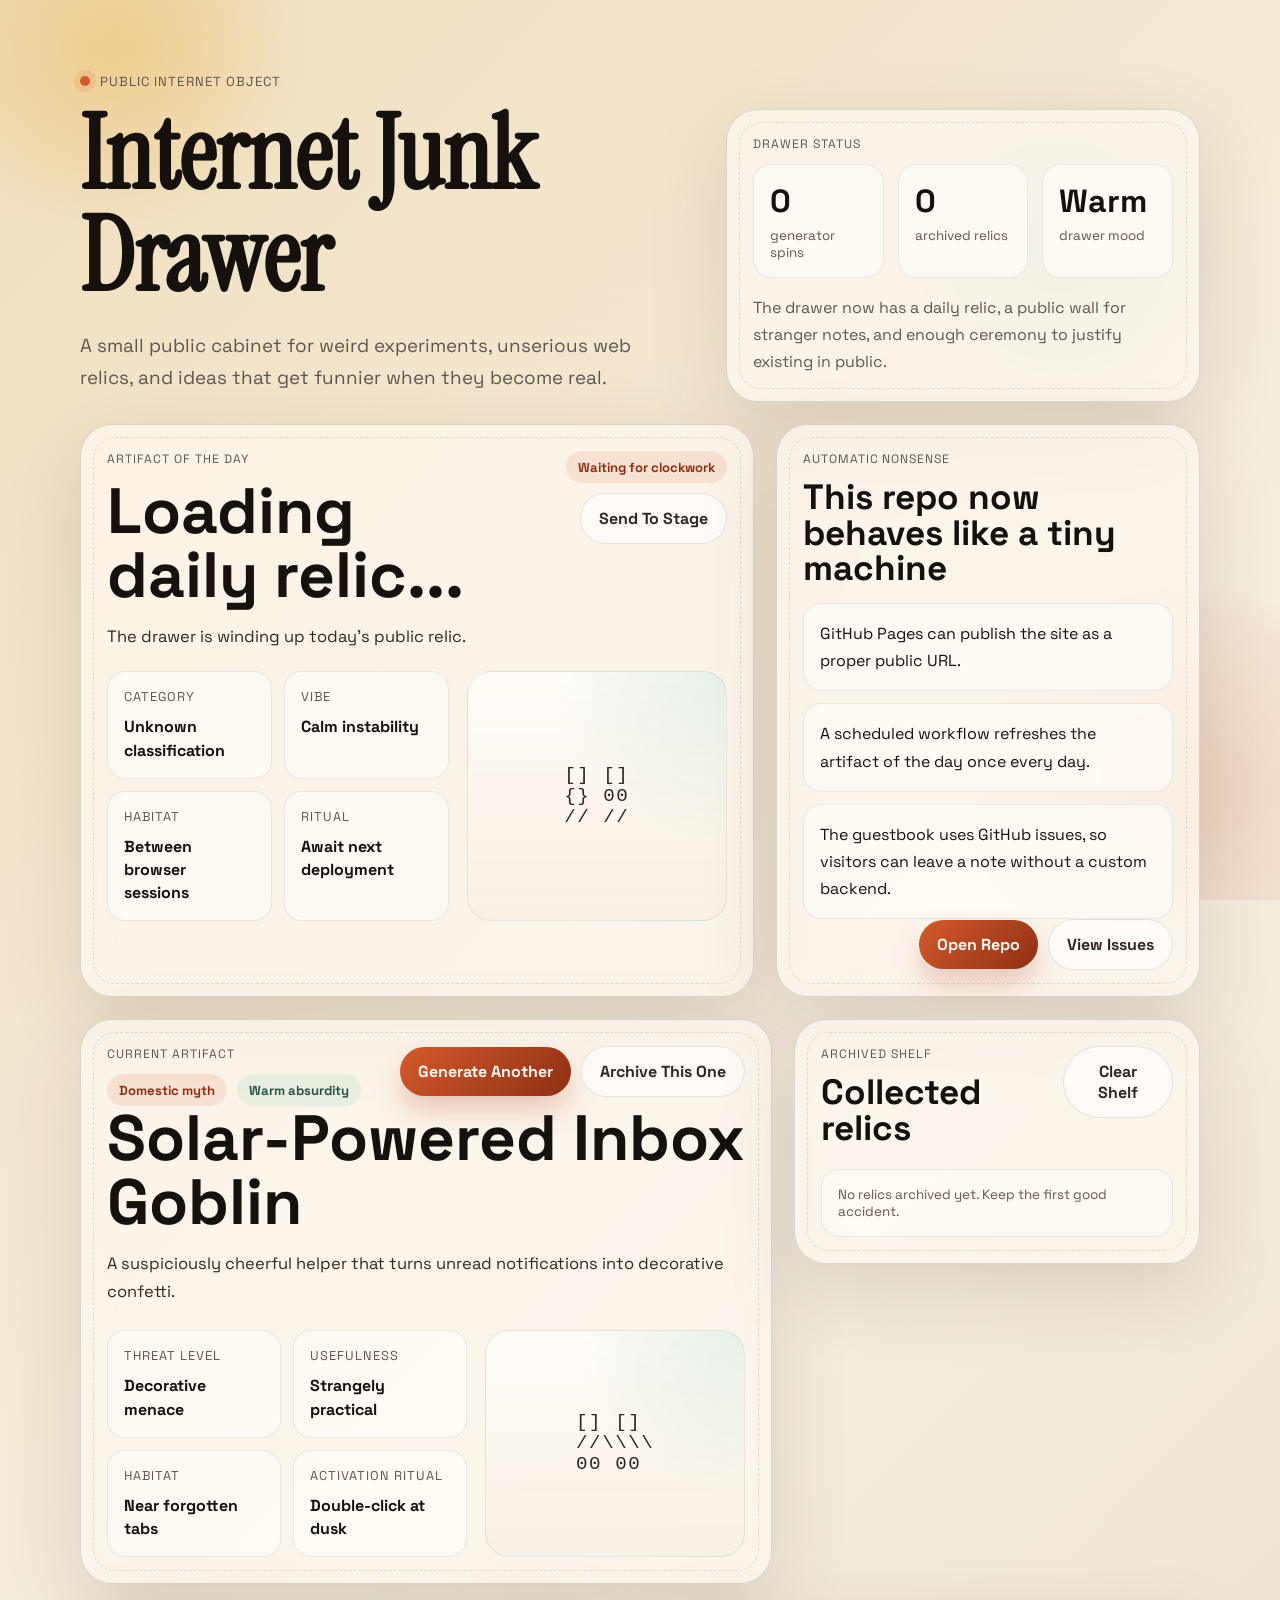
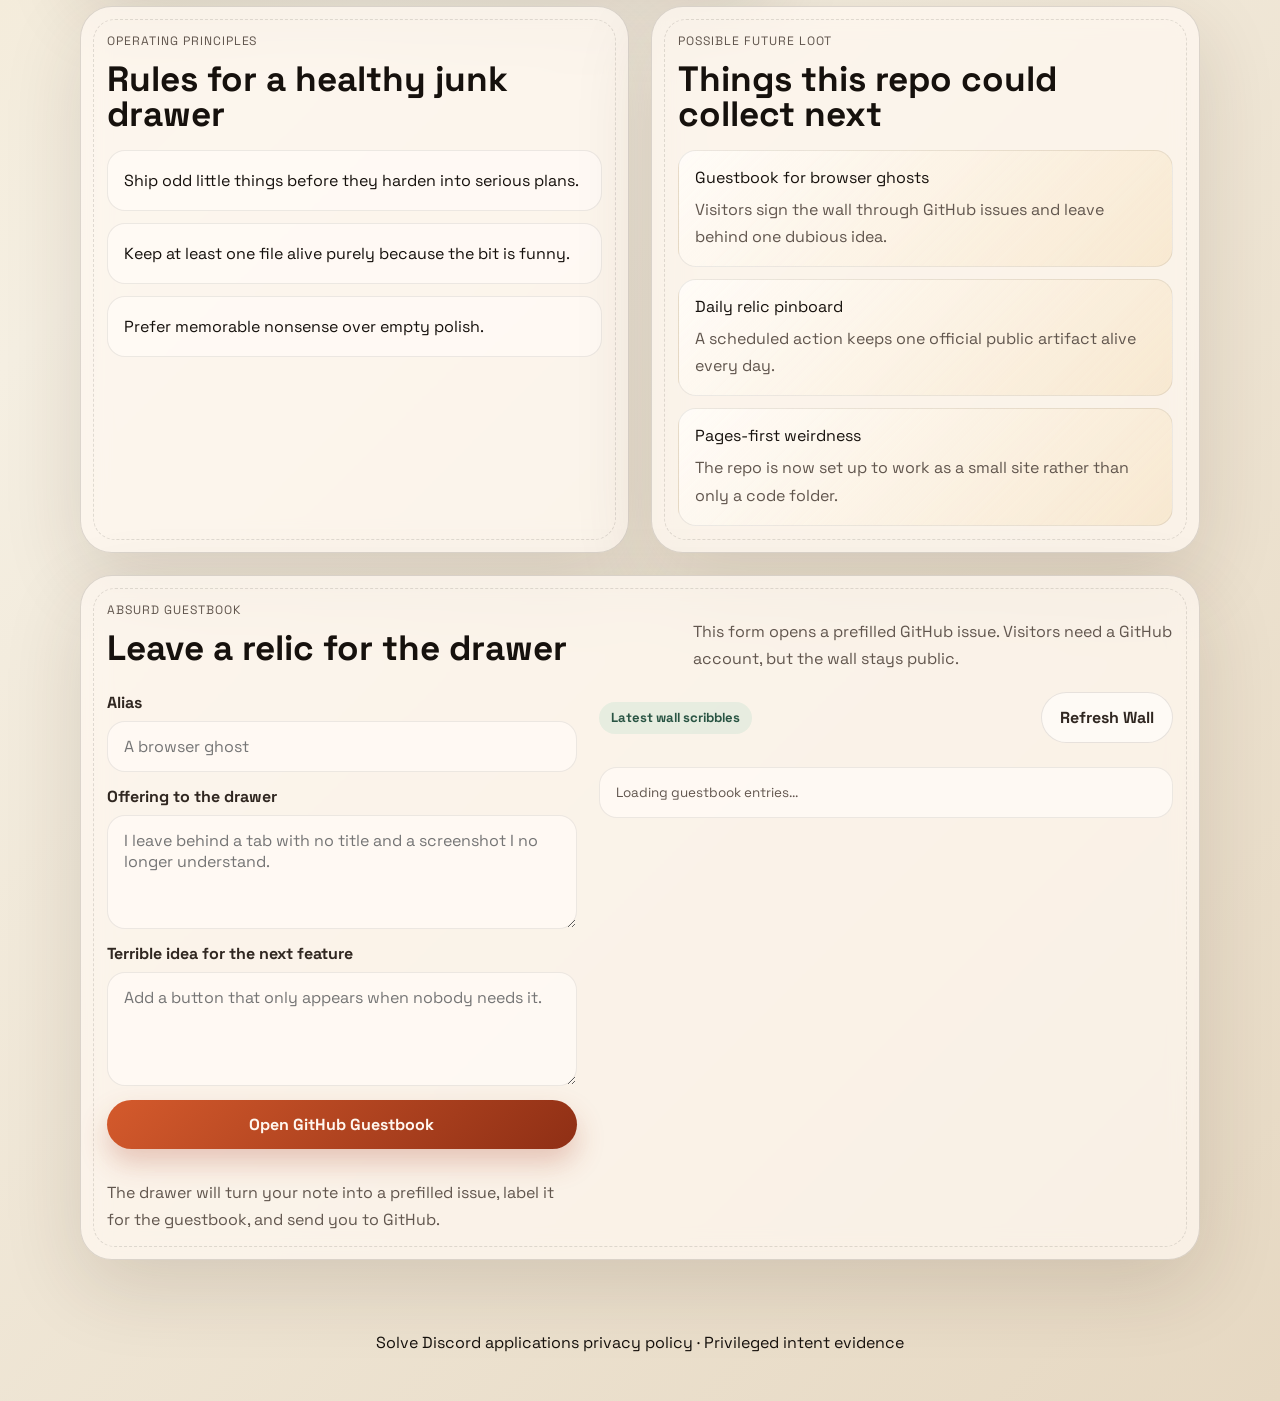
<file: index.html>
<!DOCTYPE html>
<html lang="en">
<head>
  <meta charset="UTF-8">
  <meta name="viewport" content="width=device-width, initial-scale=1.0">
  <title>Internet Junk Drawer</title>
  <meta
    name="description"
    content="A tiny public corner of the internet for weird experiments, odd little ideas, and unnecessary web artifacts."
  >
  <meta name="theme-color" content="#f0dfbe">
  <meta property="og:title" content="Internet Junk Drawer">
  <meta
    property="og:description"
    content="A tiny public corner of the internet for weird experiments, odd little ideas, and unnecessary web artifacts."
  >
  <meta property="og:type" content="website">
  <meta name="twitter:card" content="summary">
  <meta name="twitter:title" content="Internet Junk Drawer">
  <meta
    name="twitter:description"
    content="A tiny public corner of the internet for weird experiments, odd little ideas, and unnecessary web artifacts."
  >
  <link rel="preconnect" href="https://fonts.googleapis.com">
  <link rel="preconnect" href="https://fonts.gstatic.com" crossorigin>
  <link href="https://fonts.googleapis.com/css2?family=Space+Grotesk:wght@400;500;700&family=Instrument+Serif:ital@0;1&display=swap" rel="stylesheet">
  <link rel="icon" type="image/svg+xml" href="./favicon.svg">
  <link rel="stylesheet" href="./styles.css">
</head>
<body data-github-owner="NagisaSano" data-github-repo="Internet-junk-drawer">
  <div class="backdrop" aria-hidden="true">
    <div class="blob blob-a"></div>
    <div class="blob blob-b"></div>
    <div class="blob blob-c"></div>
    <div class="grid-glow"></div>
  </div>

  <main class="shell">
    <header class="hero">
      <div class="hero-copy">
        <p class="eyebrow">Public internet object</p>
        <h1>Internet Junk Drawer</h1>
        <p class="lede">
          A small public cabinet for weird experiments, unserious web relics, and ideas that get funnier when they become real.
        </p>
      </div>

      <section class="panel hero-panel">
        <p class="label">Drawer status</p>
        <div class="stat-grid">
          <article class="stat">
            <span class="stat-value" id="spin-count">0</span>
            <span class="stat-label">generator spins</span>
          </article>
          <article class="stat">
            <span class="stat-value" id="archive-count">0</span>
            <span class="stat-label">archived relics</span>
          </article>
          <article class="stat">
            <span class="stat-value" id="drawer-mood">Warm</span>
            <span class="stat-label">drawer mood</span>
          </article>
        </div>
        <p class="panel-copy">
          The drawer now has a daily relic, a public wall for stranger notes, and enough ceremony to justify existing in public.
        </p>
      </section>
    </header>

    <section class="spotlight-grid">
      <section class="panel daily-panel">
        <div class="section-head">
          <div>
            <p class="label">Artifact of the day</p>
            <h2 id="daily-name">Loading daily relic...</h2>
          </div>
          <div class="daily-actions">
            <span class="tag" id="daily-date">Waiting for clockwork</span>
            <button id="use-daily-button" class="button-secondary" type="button">Send To Stage</button>
          </div>
        </div>

        <p id="daily-description" class="artifact-copy">
          The drawer is winding up today's public relic.
        </p>

        <div class="artifact-grid artifact-grid-daily">
          <div class="artifact-meta">
            <article class="meta-item">
              <span class="meta-key">Category</span>
              <span class="meta-value" id="daily-category">Unknown classification</span>
            </article>
            <article class="meta-item">
              <span class="meta-key">Vibe</span>
              <span class="meta-value" id="daily-vibe">Calm instability</span>
            </article>
            <article class="meta-item">
              <span class="meta-key">Habitat</span>
              <span class="meta-value" id="daily-habitat">Between browser sessions</span>
            </article>
            <article class="meta-item">
              <span class="meta-key">Ritual</span>
              <span class="meta-value" id="daily-ritual">Await next deployment</span>
            </article>
          </div>

          <pre class="sigil" id="daily-sigil" aria-label="Daily artifact sigil">[] []
{} 00
// //</pre>
        </div>
      </section>

      <section class="panel systems-panel">
        <p class="label">Automatic nonsense</p>
        <h3>This repo now behaves like a tiny machine</h3>
        <ul class="principles">
          <li>GitHub Pages can publish the site as a proper public URL.</li>
          <li>A scheduled workflow refreshes the artifact of the day once every day.</li>
          <li>The guestbook uses GitHub issues, so visitors can leave a note without a custom backend.</li>
        </ul>
        <div class="link-row">
          <a class="button-link" href="https://github.com/NagisaSano/Internet-junk-drawer" target="_blank" rel="noreferrer">Open Repo</a>
          <a class="button-link button-link-soft" href="https://github.com/NagisaSano/Internet-junk-drawer/issues" target="_blank" rel="noreferrer">View Issues</a>
        </div>
      </section>
    </section>

    <section class="workspace">
      <section class="panel stage" aria-live="polite">
        <div class="stage-head">
          <div>
            <p class="label">Current artifact</p>
            <div class="tag-row">
              <span class="tag" id="artifact-category">Domestic myth</span>
              <span class="tag tag-soft" id="artifact-vibe">Warm absurdity</span>
            </div>
          </div>

          <div class="stage-actions">
            <button id="generate-button" type="button">Generate Another</button>
            <button id="archive-button" class="button-secondary" type="button">Archive This One</button>
          </div>
        </div>

        <h2 id="artifact-name">Solar-Powered Inbox Goblin</h2>
        <p id="artifact-description" class="artifact-copy">
          A suspiciously cheerful helper that turns unread notifications into decorative confetti.
        </p>

        <div class="artifact-grid">
          <div class="artifact-meta">
            <article class="meta-item">
              <span class="meta-key">Threat Level</span>
              <span class="meta-value" id="artifact-threat">Decorative menace</span>
            </article>
            <article class="meta-item">
              <span class="meta-key">Usefulness</span>
              <span class="meta-value" id="artifact-usefulness">Strangely practical</span>
            </article>
            <article class="meta-item">
              <span class="meta-key">Habitat</span>
              <span class="meta-value" id="artifact-habitat">Near forgotten tabs</span>
            </article>
            <article class="meta-item">
              <span class="meta-key">Activation Ritual</span>
              <span class="meta-value" id="artifact-ritual">Double-click at dusk</span>
            </article>
          </div>

          <pre class="sigil" id="artifact-sigil" aria-label="Artifact sigil">[] []
//\\\\
00 00</pre>
        </div>
      </section>

      <aside class="panel shelf">
        <div class="shelf-head">
          <div>
            <p class="label">Archived shelf</p>
            <h3>Collected relics</h3>
          </div>
          <button id="clear-button" class="button-ghost" type="button">Clear Shelf</button>
        </div>

        <ul id="artifact-history" class="history-list">
          <li class="history-empty">No relics archived yet. Keep the first good accident.</li>
        </ul>
      </aside>
    </section>

    <section class="lower-grid">
      <section class="panel manifesto">
        <p class="label">Operating principles</p>
        <h3>Rules for a healthy junk drawer</h3>
        <ul class="principles">
          <li>Ship odd little things before they harden into serious plans.</li>
          <li>Keep at least one file alive purely because the bit is funny.</li>
          <li>Prefer memorable nonsense over empty polish.</li>
        </ul>
      </section>

      <section class="panel ideas">
        <p class="label">Possible future loot</p>
        <h3>Things this repo could collect next</h3>
        <div class="idea-list">
          <article class="idea-card">
            <span class="idea-title">Guestbook for browser ghosts</span>
            <p>Visitors sign the wall through GitHub issues and leave behind one dubious idea.</p>
          </article>
          <article class="idea-card">
            <span class="idea-title">Daily relic pinboard</span>
            <p>A scheduled action keeps one official public artifact alive every day.</p>
          </article>
          <article class="idea-card">
            <span class="idea-title">Pages-first weirdness</span>
            <p>The repo is now set up to work as a small site rather than only a code folder.</p>
          </article>
        </div>
      </section>
    </section>

    <section class="panel guestbook-panel">
      <div class="section-head guestbook-head">
        <div>
          <p class="label">Absurd guestbook</p>
          <h3>Leave a relic for the drawer</h3>
        </div>
        <p class="guestbook-copy">
          This form opens a prefilled GitHub issue. Visitors need a GitHub account, but the wall stays public.
        </p>
      </div>

      <div class="guestbook-grid">
        <form id="guestbook-form" class="guestbook-form">
          <label class="field">
            <span>Alias</span>
            <input id="guest-name" name="guest-name" maxlength="40" autocomplete="nickname" placeholder="A browser ghost">
          </label>

          <label class="field">
            <span>Offering to the drawer</span>
            <textarea id="guest-offering" name="guest-offering" rows="4" placeholder="I leave behind a tab with no title and a screenshot I no longer understand."></textarea>
          </label>

          <label class="field">
            <span>Terrible idea for the next feature</span>
            <textarea id="guest-idea" name="guest-idea" rows="4" placeholder="Add a button that only appears when nobody needs it."></textarea>
          </label>

          <button id="guestbook-submit" type="submit">Open GitHub Guestbook</button>
          <p id="guestbook-helper" class="helper-copy" role="status" aria-live="polite">
            The drawer will turn your note into a prefilled issue, label it for the guestbook, and send you to GitHub.
          </p>
        </form>

        <section class="guestbook-wall" aria-labelledby="guestbook-wall-title">
          <div class="wall-head">
            <span class="tag tag-soft">Latest wall scribbles</span>
            <button id="guestbook-refresh" class="button-ghost" type="button">Refresh Wall</button>
          </div>
          <h4 id="guestbook-wall-title" class="sr-only">Latest guestbook entries</h4>
          <ul id="guestbook-entries" class="guestbook-list" aria-live="polite">
            <li class="history-empty">Loading guestbook entries...</li>
          </ul>
        </section>
      </div>
    </section>
  </main>

  <footer class="legal-footer">
    <a href="./solve-discord-bots-privacy.html">Solve Discord applications privacy policy</a>
    <span aria-hidden="true">·</span>
    <a href="./solve-discord-bots-intent-evidence.html">Privileged intent evidence</a>
  </footer>

  <script src="./data/artifact-of-the-day.js"></script>
  <script src="./artifact-engine.js"></script>
  <script src="./script.js"></script>
</body>
</html>
</file>
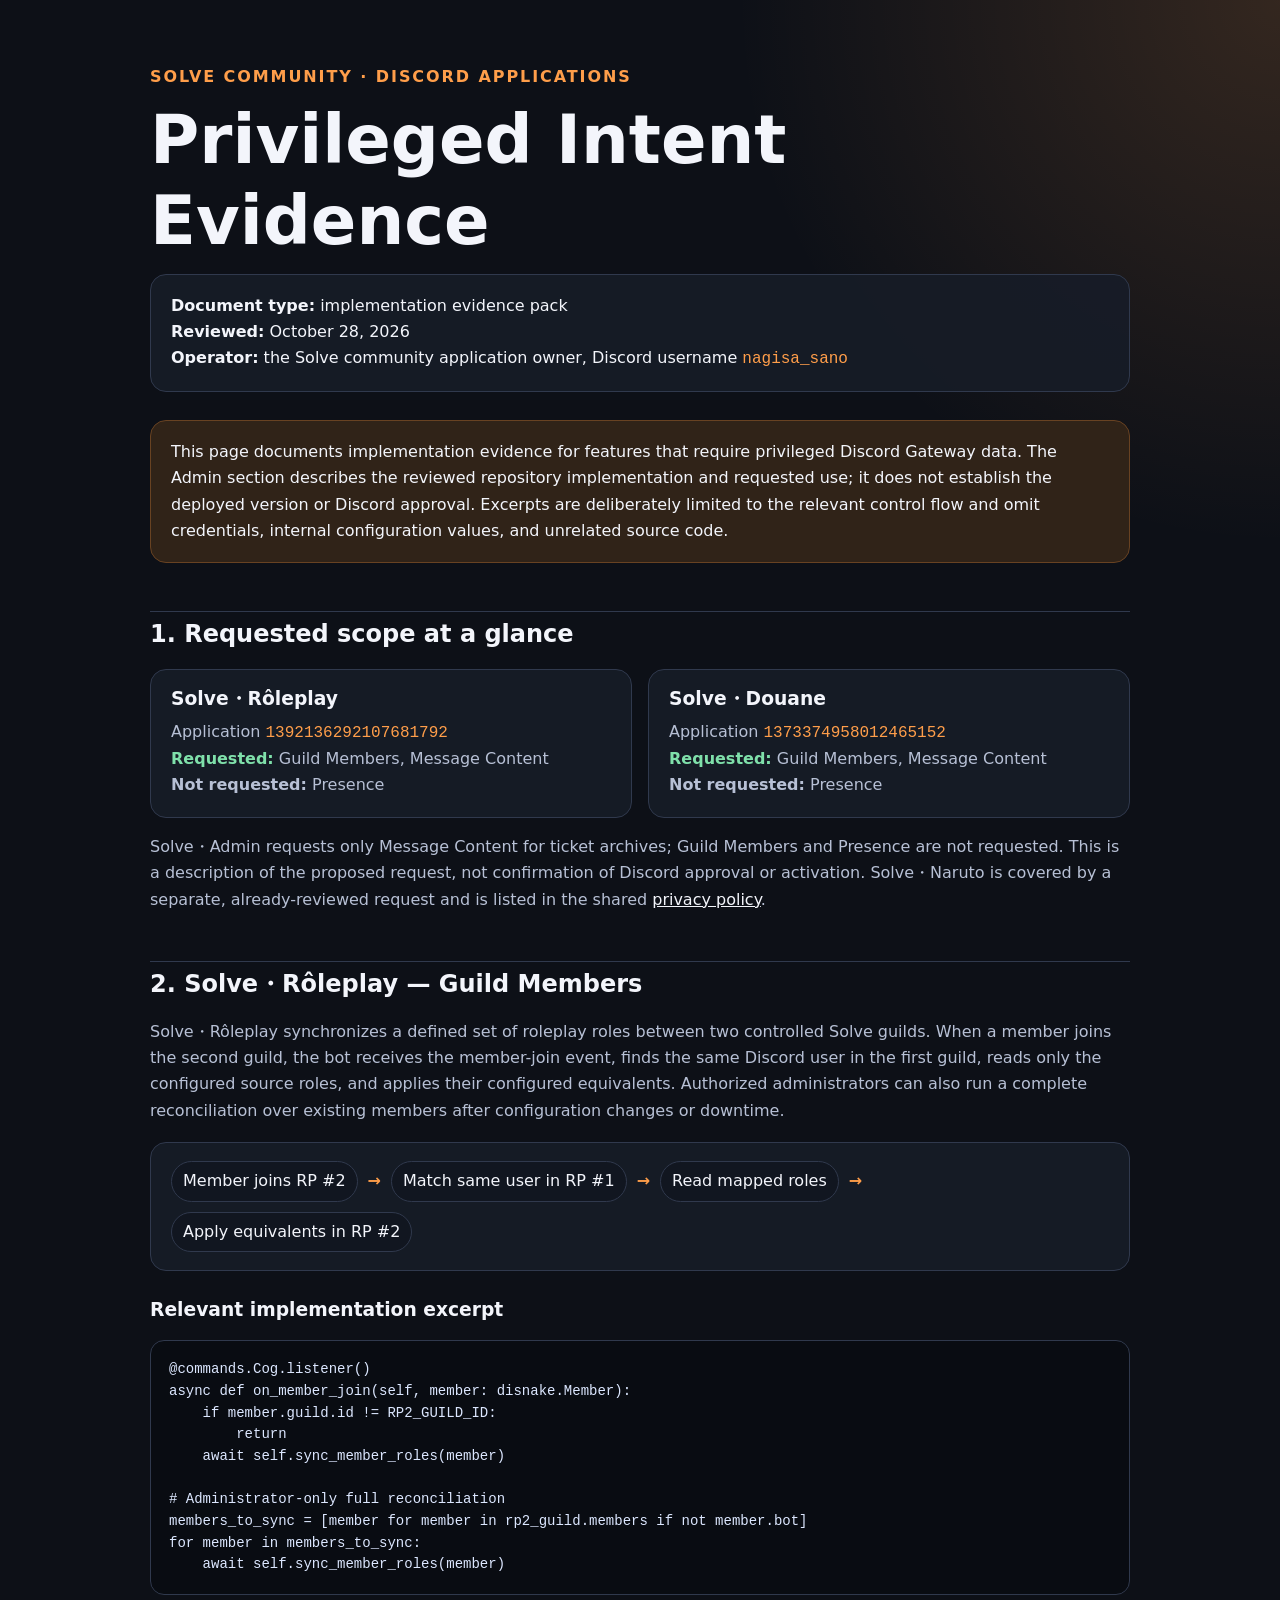
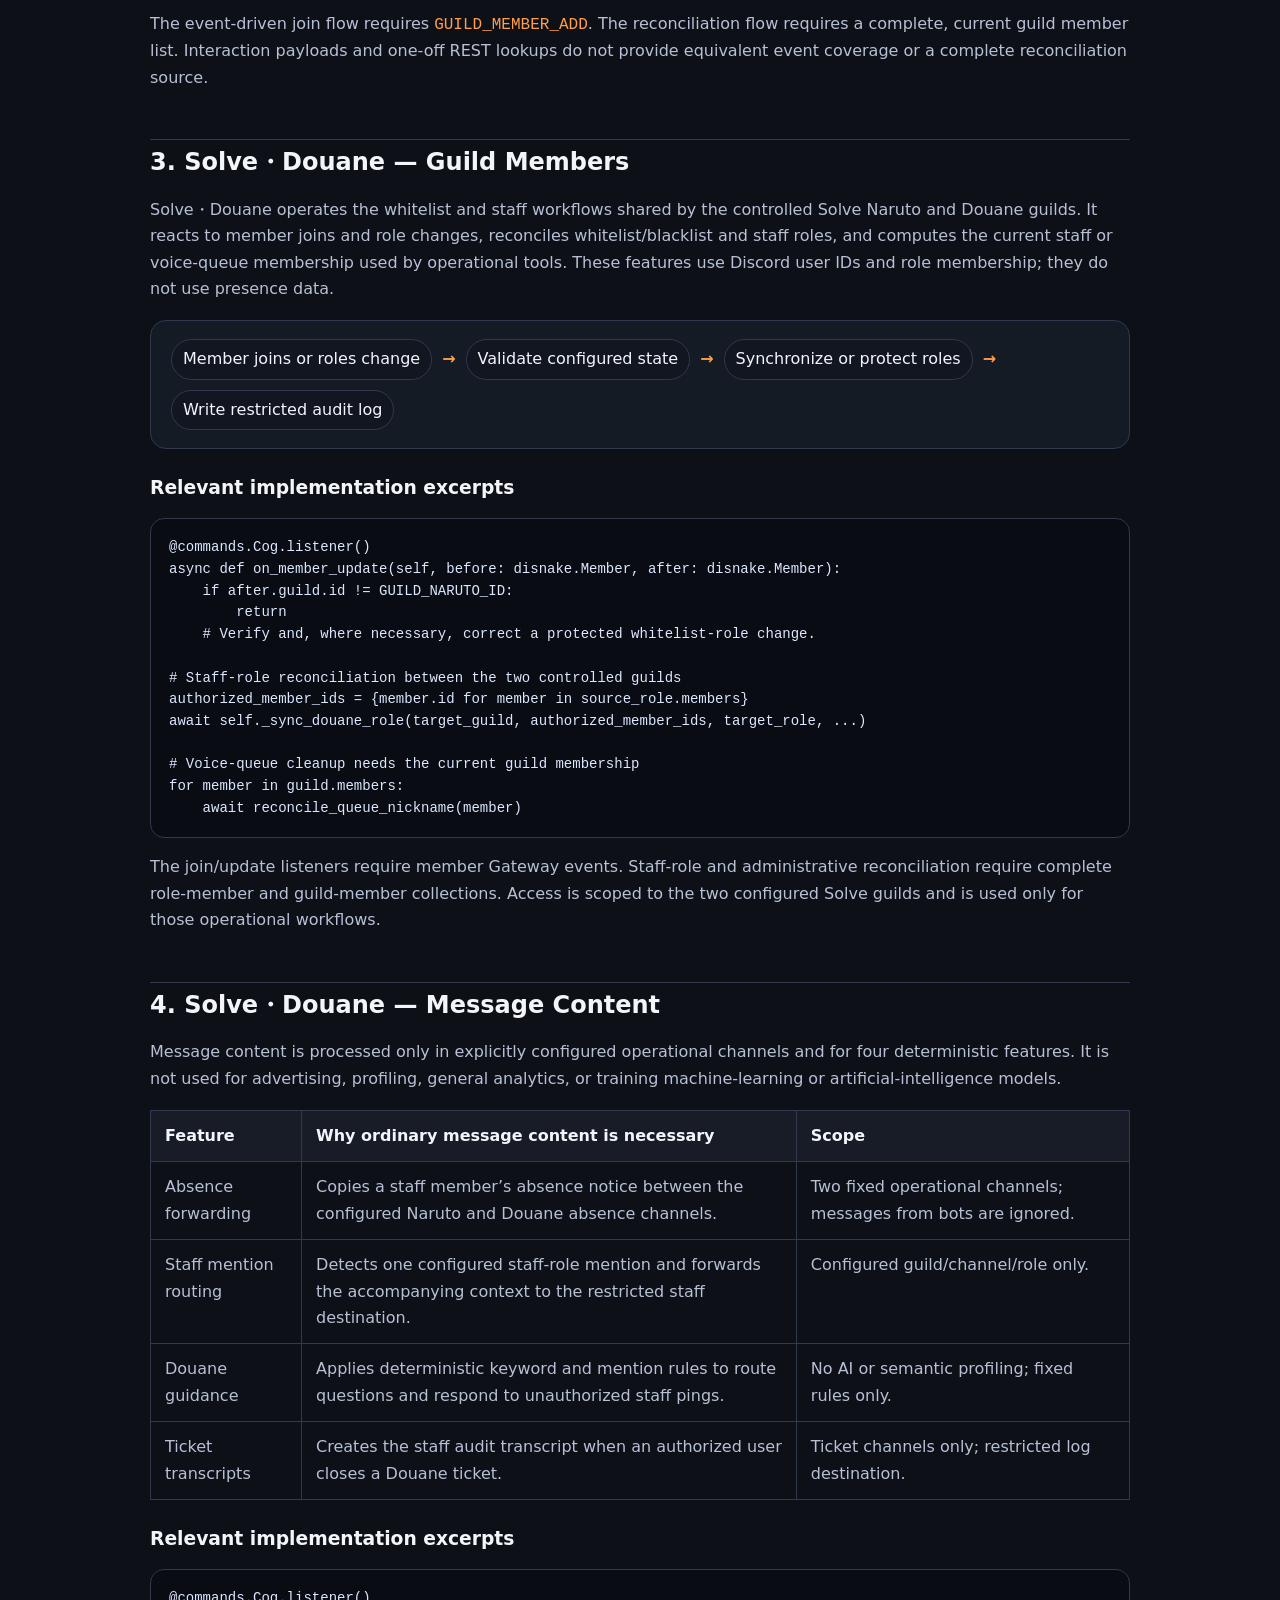
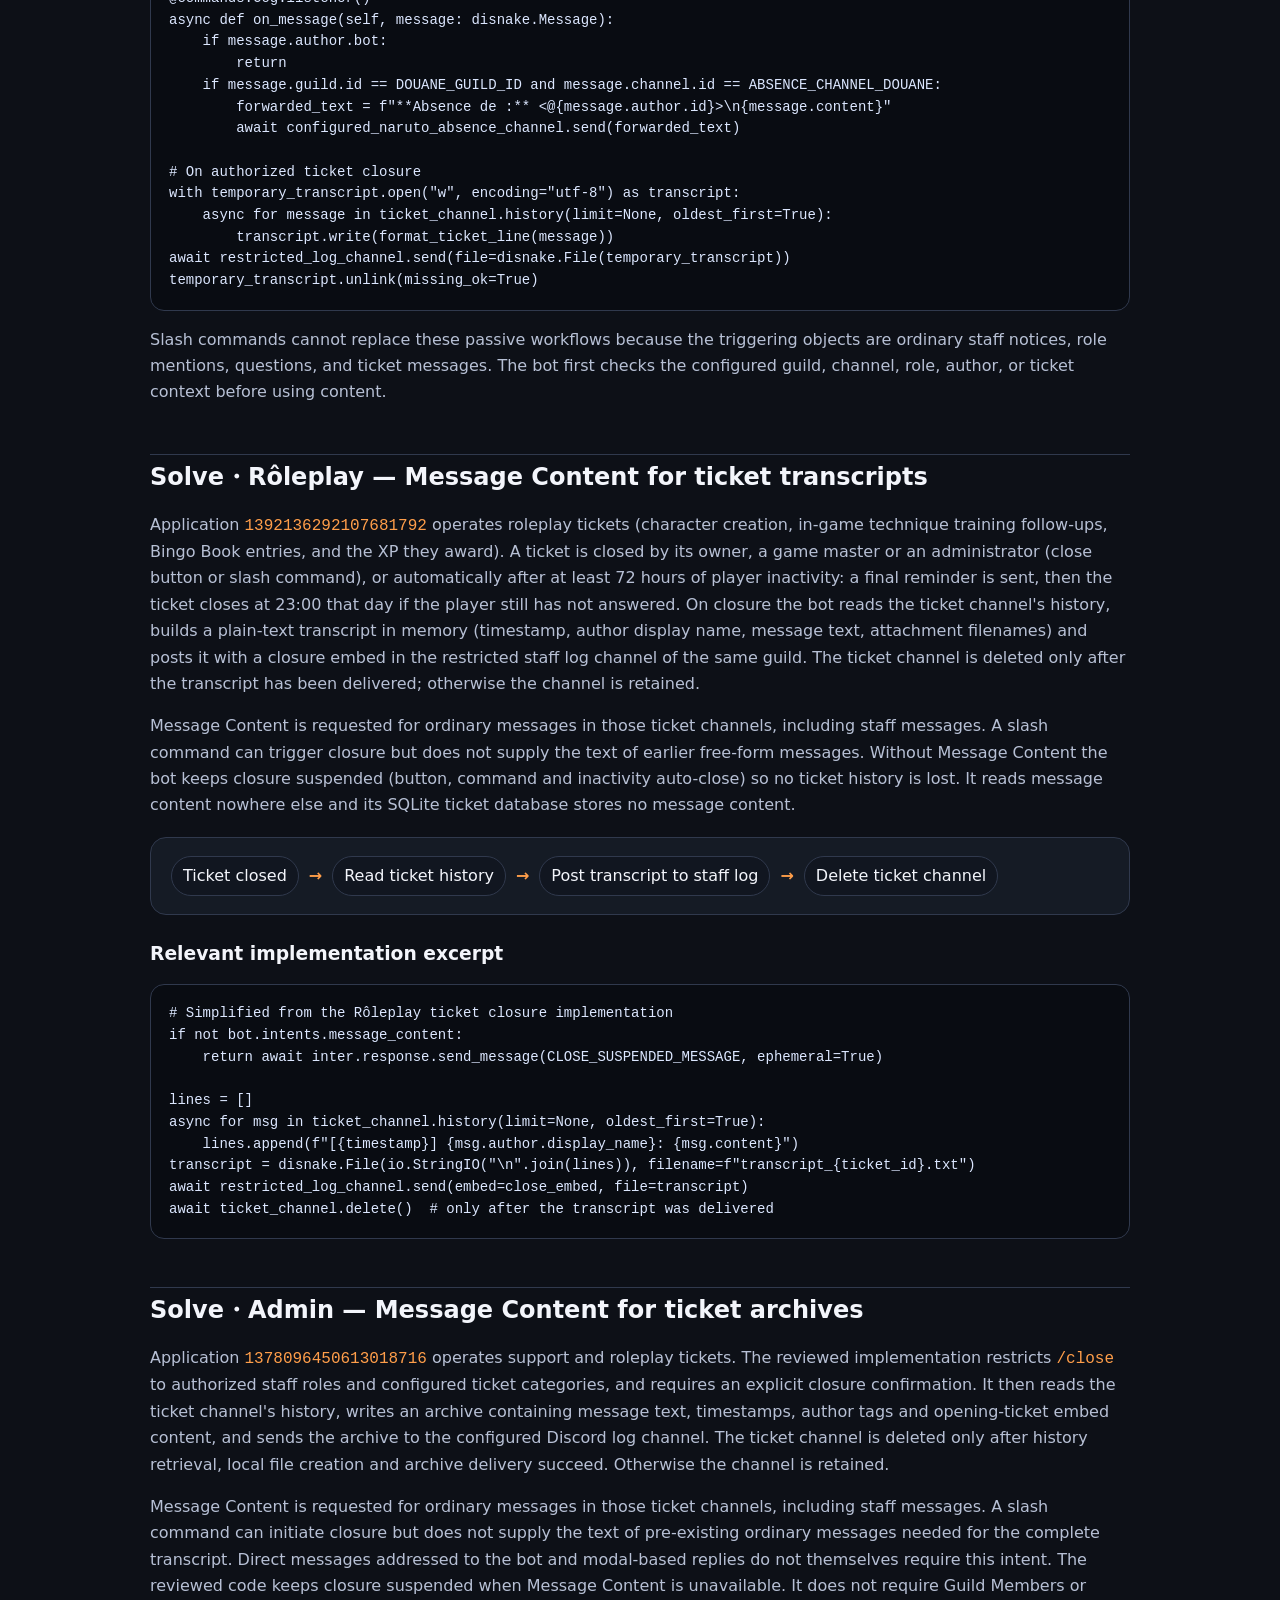
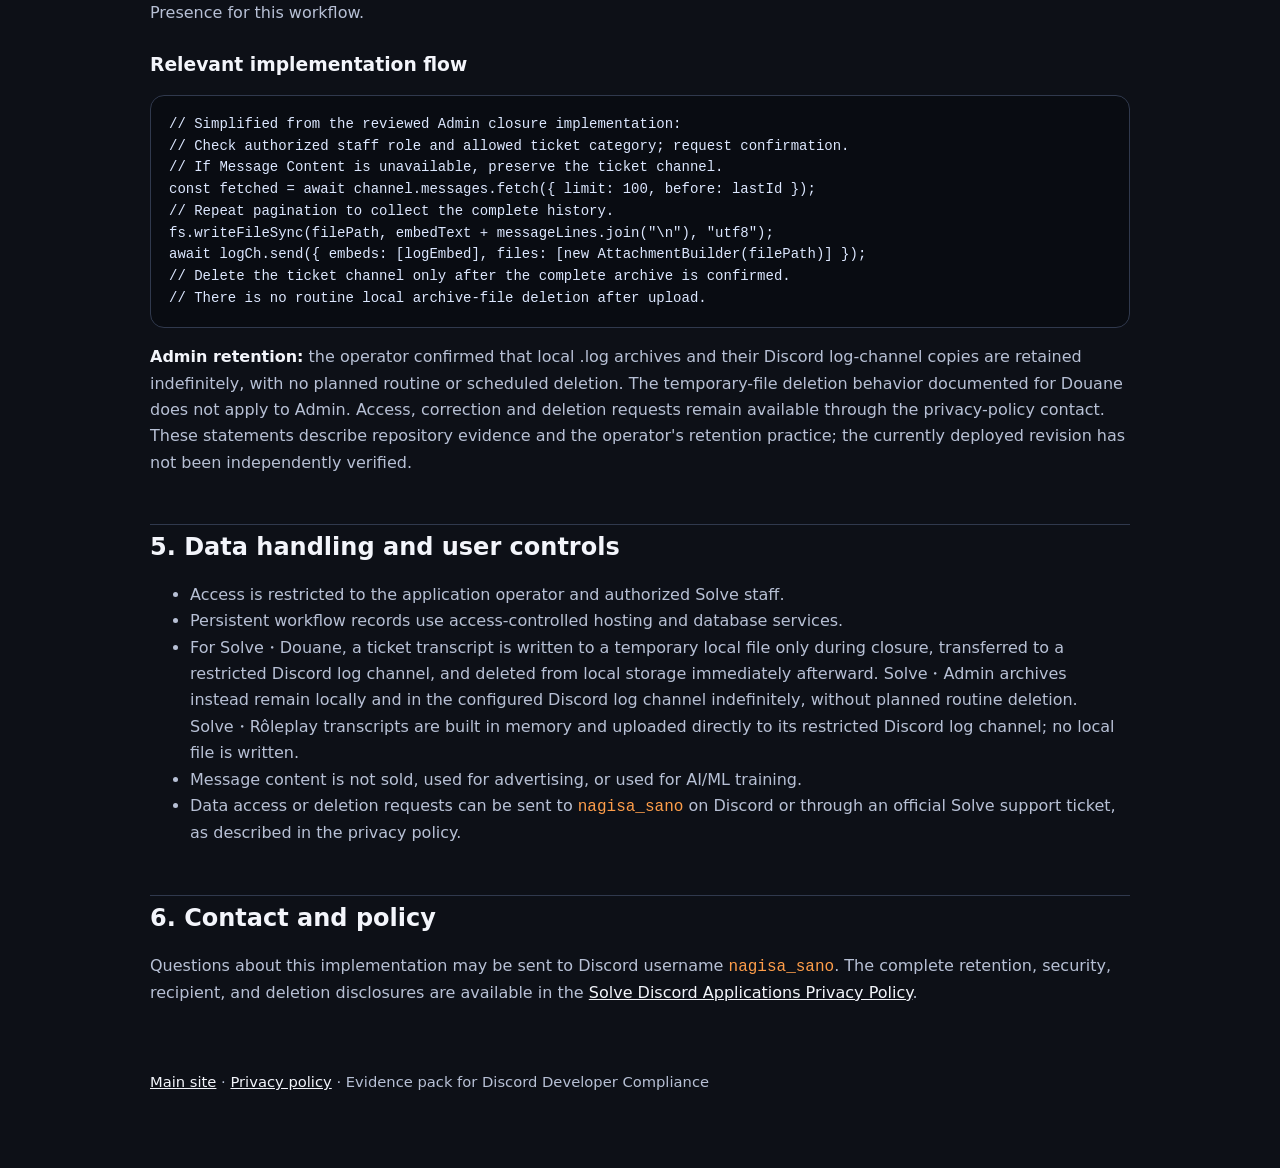
<file: solve-discord-bots-intent-evidence.html>
<!doctype html>
<html lang="en">
<head>
  <meta charset="utf-8">
  <meta name="viewport" content="width=device-width, initial-scale=1">
  <meta name="description" content="Implementation evidence for the privileged Discord intents used by Solve applications.">
  <title>Solve Discord Applications — Privileged Intent Evidence</title>
  <style>
    :root {
      color-scheme: dark;
      --bg: #0d1017;
      --panel: #171c27;
      --panel-2: #111620;
      --text: #f3f5fb;
      --muted: #b7c0d5;
      --line: #30394d;
      --accent: #ff9e4a;
      --accent-soft: #302318;
      --ok: #7fe0aa;
    }
    * { box-sizing: border-box; }
    body {
      margin: 0;
      background: radial-gradient(circle at top right, rgba(255, 158, 74, .16), transparent 34rem), var(--bg);
      color: var(--text);
      font: 16px/1.65 system-ui, -apple-system, BlinkMacSystemFont, "Segoe UI", sans-serif;
    }
    main { width: min(980px, calc(100% - 32px)); margin: 0 auto; padding: 64px 0 80px; }
    h1, h2, h3 { line-height: 1.2; }
    h1 { margin: 0 0 12px; font-size: clamp(2.1rem, 7vw, 4.2rem); }
    h2 { margin-top: 48px; padding-top: 8px; border-top: 1px solid var(--line); }
    h3 { margin-top: 28px; }
    p, li { color: var(--muted); }
    strong, a { color: var(--text); }
    a:hover { color: var(--accent); }
    .eyebrow {
      margin: 0 0 10px;
      color: var(--accent);
      font-weight: 750;
      letter-spacing: .12em;
      text-transform: uppercase;
    }
    .meta, .notice, .flow, .scope-card {
      border: 1px solid var(--line);
      border-radius: 16px;
      background: rgba(23, 28, 39, .9);
      padding: 18px 20px;
    }
    .notice { margin: 28px 0; border-color: #684222; background: var(--accent-soft); }
    .scope-grid { display: grid; grid-template-columns: repeat(auto-fit, minmax(250px, 1fr)); gap: 16px; }
    .scope-card h3 { margin: 0 0 8px; }
    .scope-card p { margin: 0; }
    .approved { color: var(--ok); font-weight: 700; }
    .not-requested { color: var(--muted); font-weight: 700; }
    .flow { display: flex; align-items: center; flex-wrap: wrap; gap: 10px; margin: 18px 0; }
    .flow span { border: 1px solid var(--line); border-radius: 999px; padding: 6px 11px; background: var(--panel-2); }
    .flow b { color: var(--accent); }
    pre {
      overflow-x: auto;
      border: 1px solid var(--line);
      border-radius: 14px;
      background: #090c12;
      padding: 18px;
      color: #dce7ff;
      font: 14px/1.55 ui-monospace, SFMono-Regular, Consolas, monospace;
    }
    code { color: var(--accent); }
    pre code { color: inherit; }
    table { width: 100%; border-collapse: collapse; margin: 18px 0; }
    th, td { border: 1px solid var(--line); padding: 12px 14px; text-align: left; vertical-align: top; }
    th { background: var(--panel); }
    td { color: var(--muted); }
    footer { margin-top: 64px; color: var(--muted); font-size: .92rem; }
  </style>
</head>
<body>
  <main>
    <p class="eyebrow">Solve Community · Discord applications</p>
    <h1>Privileged Intent Evidence</h1>
    <div class="meta">
      <strong>Document type:</strong> implementation evidence pack<br>
      <strong>Reviewed:</strong> October 28, 2026<br>
      <strong>Operator:</strong> the Solve community application owner, Discord username
      <code>nagisa_sano</code>
    </div>

    <div class="notice">
      This page documents implementation evidence for features that require privileged Discord Gateway
      data. The Admin section describes the reviewed repository implementation and requested use;
      it does not establish the deployed version or Discord approval. Excerpts are deliberately limited to the relevant control flow and omit credentials,
      internal configuration values, and unrelated source code.
    </div>

    <h2>1. Requested scope at a glance</h2>
    <div class="scope-grid">
      <article class="scope-card">
        <h3>Solve・Rôleplay</h3>
        <p>Application <code>1392136292107681792</code></p>
        <p><span class="approved">Requested:</span> Guild Members, Message Content</p>
        <p><span class="not-requested">Not requested:</span> Presence</p>
      </article>
      <article class="scope-card">
        <h3>Solve・Douane</h3>
        <p>Application <code>1373374958012465152</code></p>
        <p><span class="approved">Requested:</span> Guild Members, Message Content</p>
        <p><span class="not-requested">Not requested:</span> Presence</p>
      </article>
    </div>
    <p>
      Solve・Admin requests only Message Content for ticket archives; Guild Members and Presence
      are not requested. This is a description of the proposed request, not confirmation of Discord
      approval or activation. Solve・Naruto is covered by a separate,
      already-reviewed request and is listed in the shared
      <a href="./solve-discord-bots-privacy.html">privacy policy</a>.
    </p>

    <h2>2. Solve・Rôleplay — Guild Members</h2>
    <p>
      Solve・Rôleplay synchronizes a defined set of roleplay roles between two controlled Solve
      guilds. When a member joins the second guild, the bot receives the member-join event, finds
      the same Discord user in the first guild, reads only the configured source roles, and applies
      their configured equivalents. Authorized administrators can also run a complete reconciliation
      over existing members after configuration changes or downtime.
    </p>
    <div class="flow" aria-label="Rôleplay member synchronization workflow">
      <span>Member joins RP #2</span><b>→</b><span>Match same user in RP #1</span><b>→</b>
      <span>Read mapped roles</span><b>→</b><span>Apply equivalents in RP #2</span>
    </div>
    <h3>Relevant implementation excerpt</h3>
    <pre><code>@commands.Cog.listener()
async def on_member_join(self, member: disnake.Member):
    if member.guild.id != RP2_GUILD_ID:
        return
    await self.sync_member_roles(member)

# Administrator-only full reconciliation
members_to_sync = [member for member in rp2_guild.members if not member.bot]
for member in members_to_sync:
    await self.sync_member_roles(member)</code></pre>
    <p>
      The event-driven join flow requires <code>GUILD_MEMBER_ADD</code>. The reconciliation flow
      requires a complete, current guild member list. Interaction payloads and one-off REST lookups
      do not provide equivalent event coverage or a complete reconciliation source.
    </p>

    <h2>3. Solve・Douane — Guild Members</h2>
    <p>
      Solve・Douane operates the whitelist and staff workflows shared by the controlled Solve Naruto
      and Douane guilds. It reacts to member joins and role changes, reconciles whitelist/blacklist
      and staff roles, and computes the current staff or voice-queue membership used by operational
      tools. These features use Discord user IDs and role membership; they do not use presence data.
    </p>
    <div class="flow" aria-label="Douane member workflow">
      <span>Member joins or roles change</span><b>→</b><span>Validate configured state</span><b>→</b>
      <span>Synchronize or protect roles</span><b>→</b><span>Write restricted audit log</span>
    </div>
    <h3>Relevant implementation excerpts</h3>
    <pre><code>@commands.Cog.listener()
async def on_member_update(self, before: disnake.Member, after: disnake.Member):
    if after.guild.id != GUILD_NARUTO_ID:
        return
    # Verify and, where necessary, correct a protected whitelist-role change.

# Staff-role reconciliation between the two controlled guilds
authorized_member_ids = {member.id for member in source_role.members}
await self._sync_douane_role(target_guild, authorized_member_ids, target_role, ...)

# Voice-queue cleanup needs the current guild membership
for member in guild.members:
    await reconcile_queue_nickname(member)</code></pre>
    <p>
      The join/update listeners require member Gateway events. Staff-role and administrative
      reconciliation require complete role-member and guild-member collections. Access is scoped to
      the two configured Solve guilds and is used only for those operational workflows.
    </p>

    <h2>4. Solve・Douane — Message Content</h2>
    <p>
      Message content is processed only in explicitly configured operational channels and for four
      deterministic features. It is not used for advertising, profiling, general analytics, or
      training machine-learning or artificial-intelligence models.
    </p>
    <table>
      <thead>
        <tr><th>Feature</th><th>Why ordinary message content is necessary</th><th>Scope</th></tr>
      </thead>
      <tbody>
        <tr>
          <td>Absence forwarding</td>
          <td>Copies a staff member’s absence notice between the configured Naruto and Douane absence channels.</td>
          <td>Two fixed operational channels; messages from bots are ignored.</td>
        </tr>
        <tr>
          <td>Staff mention routing</td>
          <td>Detects one configured staff-role mention and forwards the accompanying context to the restricted staff destination.</td>
          <td>Configured guild/channel/role only.</td>
        </tr>
        <tr>
          <td>Douane guidance</td>
          <td>Applies deterministic keyword and mention rules to route questions and respond to unauthorized staff pings.</td>
          <td>No AI or semantic profiling; fixed rules only.</td>
        </tr>
        <tr>
          <td>Ticket transcripts</td>
          <td>Creates the staff audit transcript when an authorized user closes a Douane ticket.</td>
          <td>Ticket channels only; restricted log destination.</td>
        </tr>
      </tbody>
    </table>
    <h3>Relevant implementation excerpts</h3>
    <pre><code>@commands.Cog.listener()
async def on_message(self, message: disnake.Message):
    if message.author.bot:
        return
    if message.guild.id == DOUANE_GUILD_ID and message.channel.id == ABSENCE_CHANNEL_DOUANE:
        forwarded_text = f"**Absence de :** &lt;@{message.author.id}&gt;\n{message.content}"
        await configured_naruto_absence_channel.send(forwarded_text)

# On authorized ticket closure
with temporary_transcript.open("w", encoding="utf-8") as transcript:
    async for message in ticket_channel.history(limit=None, oldest_first=True):
        transcript.write(format_ticket_line(message))
await restricted_log_channel.send(file=disnake.File(temporary_transcript))
temporary_transcript.unlink(missing_ok=True)</code></pre>
    <p>
      Slash commands cannot replace these passive workflows because the triggering objects are
      ordinary staff notices, role mentions, questions, and ticket messages. The bot first checks the
      configured guild, channel, role, author, or ticket context before using content.
    </p>

    <h2>Solve・Rôleplay — Message Content for ticket transcripts</h2>
    <p>
      Application <code>1392136292107681792</code> operates roleplay tickets (character creation,
      in-game technique training follow-ups, Bingo Book entries, and the XP they award). A ticket is
      closed by its owner, a game master or an administrator (close button or slash command), or
      automatically after at least 72 hours of player inactivity: a final reminder is sent, then the
      ticket closes at 23:00 that day if the player still has not answered. On closure the bot reads
      the ticket channel's history, builds a plain-text transcript in memory (timestamp, author
      display name, message text, attachment filenames) and posts it with a closure embed in the
      restricted staff log channel of the same guild. The ticket channel is deleted only after the
      transcript has been delivered; otherwise the channel is retained.
    </p>
    <p>
      Message Content is requested for ordinary messages in those ticket channels, including staff
      messages. A slash command can trigger closure but does not supply the text of earlier
      free-form messages. Without Message Content the bot keeps closure suspended (button, command
      and inactivity auto-close) so no ticket history is lost. It reads message content nowhere else
      and its SQLite ticket database stores no message content.
    </p>
    <div class="flow" aria-label="Rôleplay ticket transcript workflow">
      <span>Ticket closed</span><b>→</b><span>Read ticket history</span><b>→</b>
      <span>Post transcript to staff log</span><b>→</b><span>Delete ticket channel</span>
    </div>
    <h3>Relevant implementation excerpt</h3>
    <pre><code># Simplified from the Rôleplay ticket closure implementation
if not bot.intents.message_content:
    return await inter.response.send_message(CLOSE_SUSPENDED_MESSAGE, ephemeral=True)

lines = []
async for msg in ticket_channel.history(limit=None, oldest_first=True):
    lines.append(f"[{timestamp}] {msg.author.display_name}: {msg.content}")
transcript = disnake.File(io.StringIO("\n".join(lines)), filename=f"transcript_{ticket_id}.txt")
await restricted_log_channel.send(embed=close_embed, file=transcript)
await ticket_channel.delete()  # only after the transcript was delivered</code></pre>

    <h2>Solve・Admin — Message Content for ticket archives</h2>
    <p>
      Application <code>1378096450613018716</code> operates support and roleplay tickets.
      The reviewed implementation restricts <code>/close</code> to authorized staff roles and
      configured ticket categories, and requires an explicit closure confirmation.
      It then reads the ticket channel's history, writes an archive containing message text,
      timestamps, author tags and opening-ticket embed content, and sends the archive to the
      configured Discord log channel. The ticket channel is deleted only after history retrieval,
      local file creation and archive delivery succeed. Otherwise the channel is retained.
    </p>
    <p>
      Message Content is requested for ordinary messages in those ticket channels, including
      staff messages. A slash command can initiate closure but does not supply the text of
      pre-existing ordinary messages needed for the complete transcript. Direct messages addressed
      to the bot and modal-based replies do not themselves require this intent. The reviewed code
      keeps closure suspended when Message Content is unavailable. It does not require Guild Members
      or Presence for this workflow.
    </p>
    <h3>Relevant implementation flow</h3>
    <pre><code>// Simplified from the reviewed Admin closure implementation:
// Check authorized staff role and allowed ticket category; request confirmation.
// If Message Content is unavailable, preserve the ticket channel.
const fetched = await channel.messages.fetch({ limit: 100, before: lastId });
// Repeat pagination to collect the complete history.
fs.writeFileSync(filePath, embedText + messageLines.join("\n"), "utf8");
await logCh.send({ embeds: [logEmbed], files: [new AttachmentBuilder(filePath)] });
// Delete the ticket channel only after the complete archive is confirmed.
// There is no routine local archive-file deletion after upload.</code></pre>
    <p>
      <strong>Admin retention:</strong> the operator confirmed that local .log archives and their
      Discord log-channel copies are retained indefinitely, with no planned routine or scheduled
      deletion. The temporary-file deletion behavior documented for Douane does not apply to Admin.
      Access, correction and deletion requests remain available through the privacy-policy contact.
      These statements describe repository evidence and the operator's retention practice;
      the currently deployed revision has not been independently verified.
    </p>

    <h2>5. Data handling and user controls</h2>
    <ul>
      <li>Access is restricted to the application operator and authorized Solve staff.</li>
      <li>Persistent workflow records use access-controlled hosting and database services.</li>
      <li>
        For Solve・Douane, a ticket transcript is written to a temporary local file only during closure,
        transferred to a restricted Discord log channel, and deleted from local storage immediately
        afterward. Solve・Admin archives instead remain locally and in the configured Discord log
        channel indefinitely, without planned routine deletion. Solve・Rôleplay transcripts are built
        in memory and uploaded directly to its restricted Discord log channel; no local file is written.
      </li>
      <li>Message content is not sold, used for advertising, or used for AI/ML training.</li>
      <li>
        Data access or deletion requests can be sent to <code>nagisa_sano</code> on Discord or through
        an official Solve support ticket, as described in the privacy policy.
      </li>
    </ul>

    <h2>6. Contact and policy</h2>
    <p>
      Questions about this implementation may be sent to Discord username <code>nagisa_sano</code>.
      The complete retention, security, recipient, and deletion disclosures are available in the
      <a href="./solve-discord-bots-privacy.html">Solve Discord Applications Privacy Policy</a>.
    </p>

    <footer>
      <a href="./">Main site</a> ·
      <a href="./solve-discord-bots-privacy.html">Privacy policy</a> ·
      Evidence pack for Discord Developer Compliance
    </footer>
  </main>
</body>
</html>
</file>
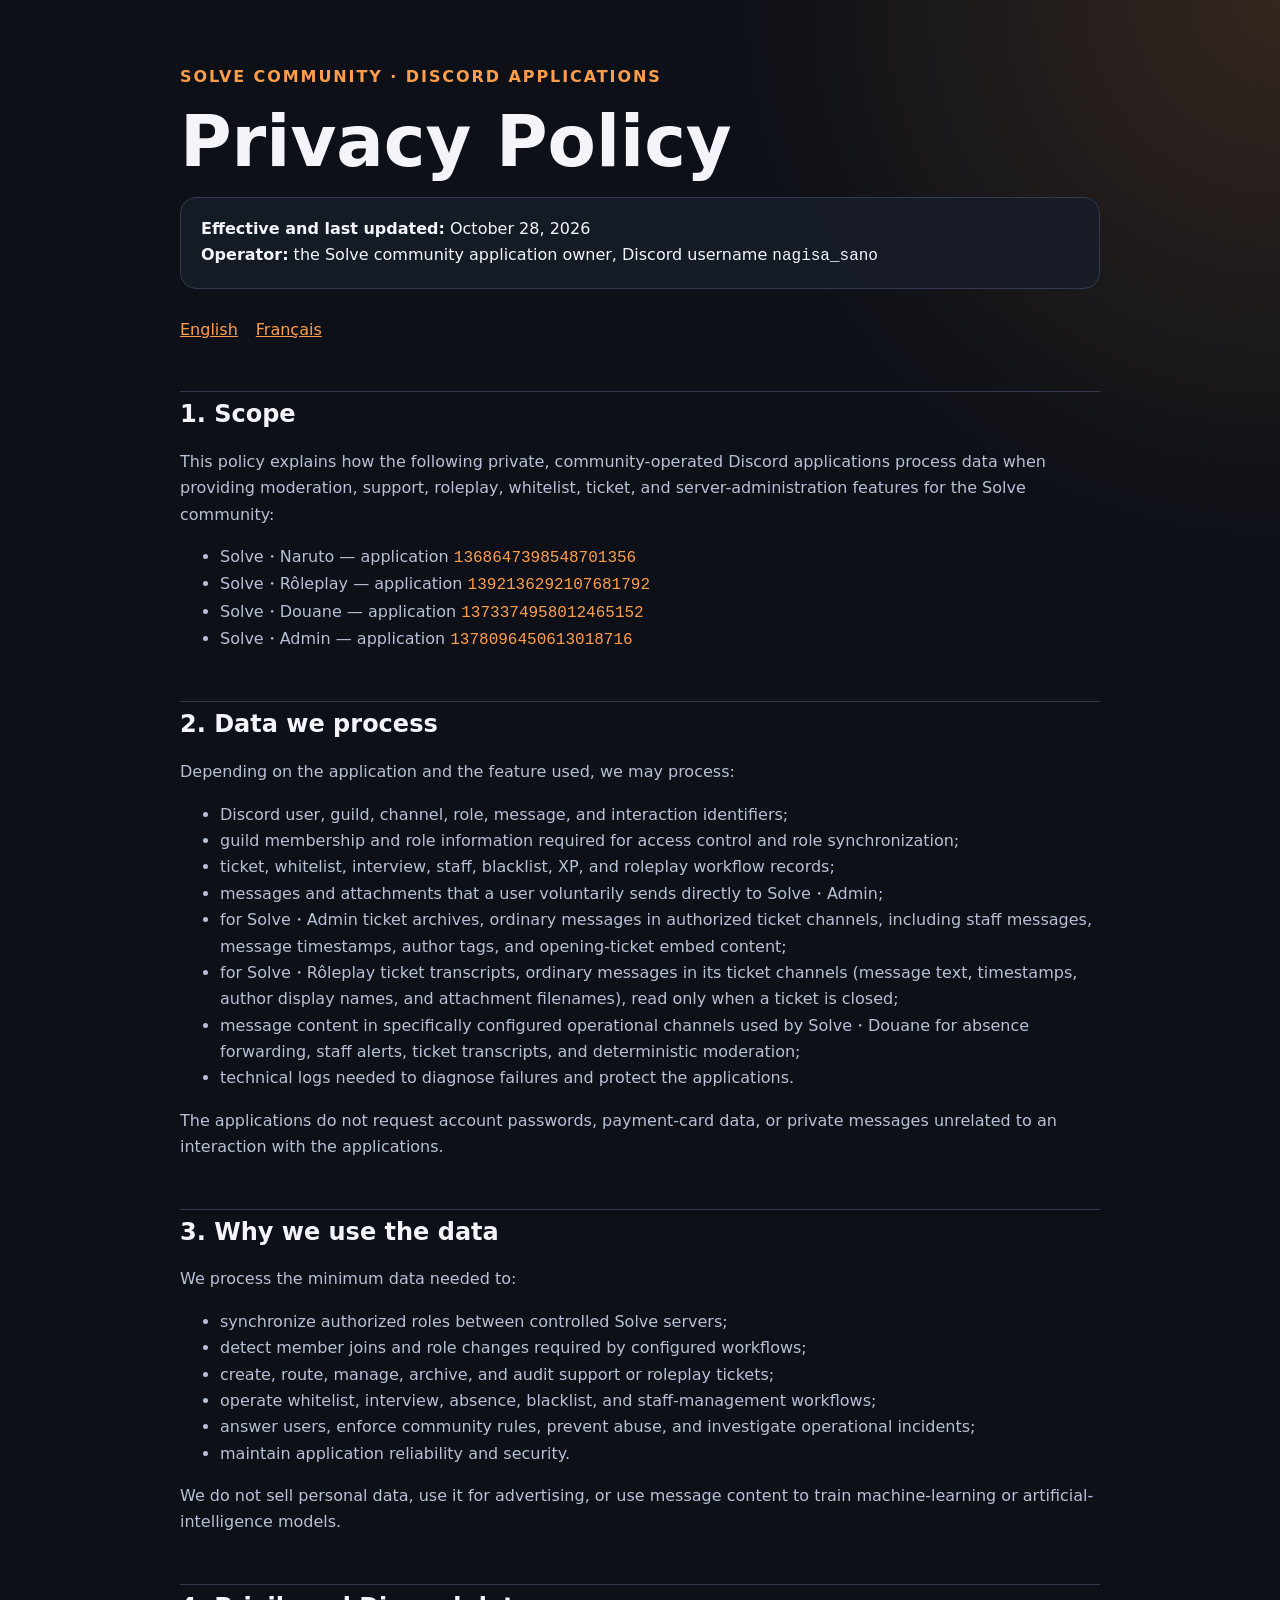
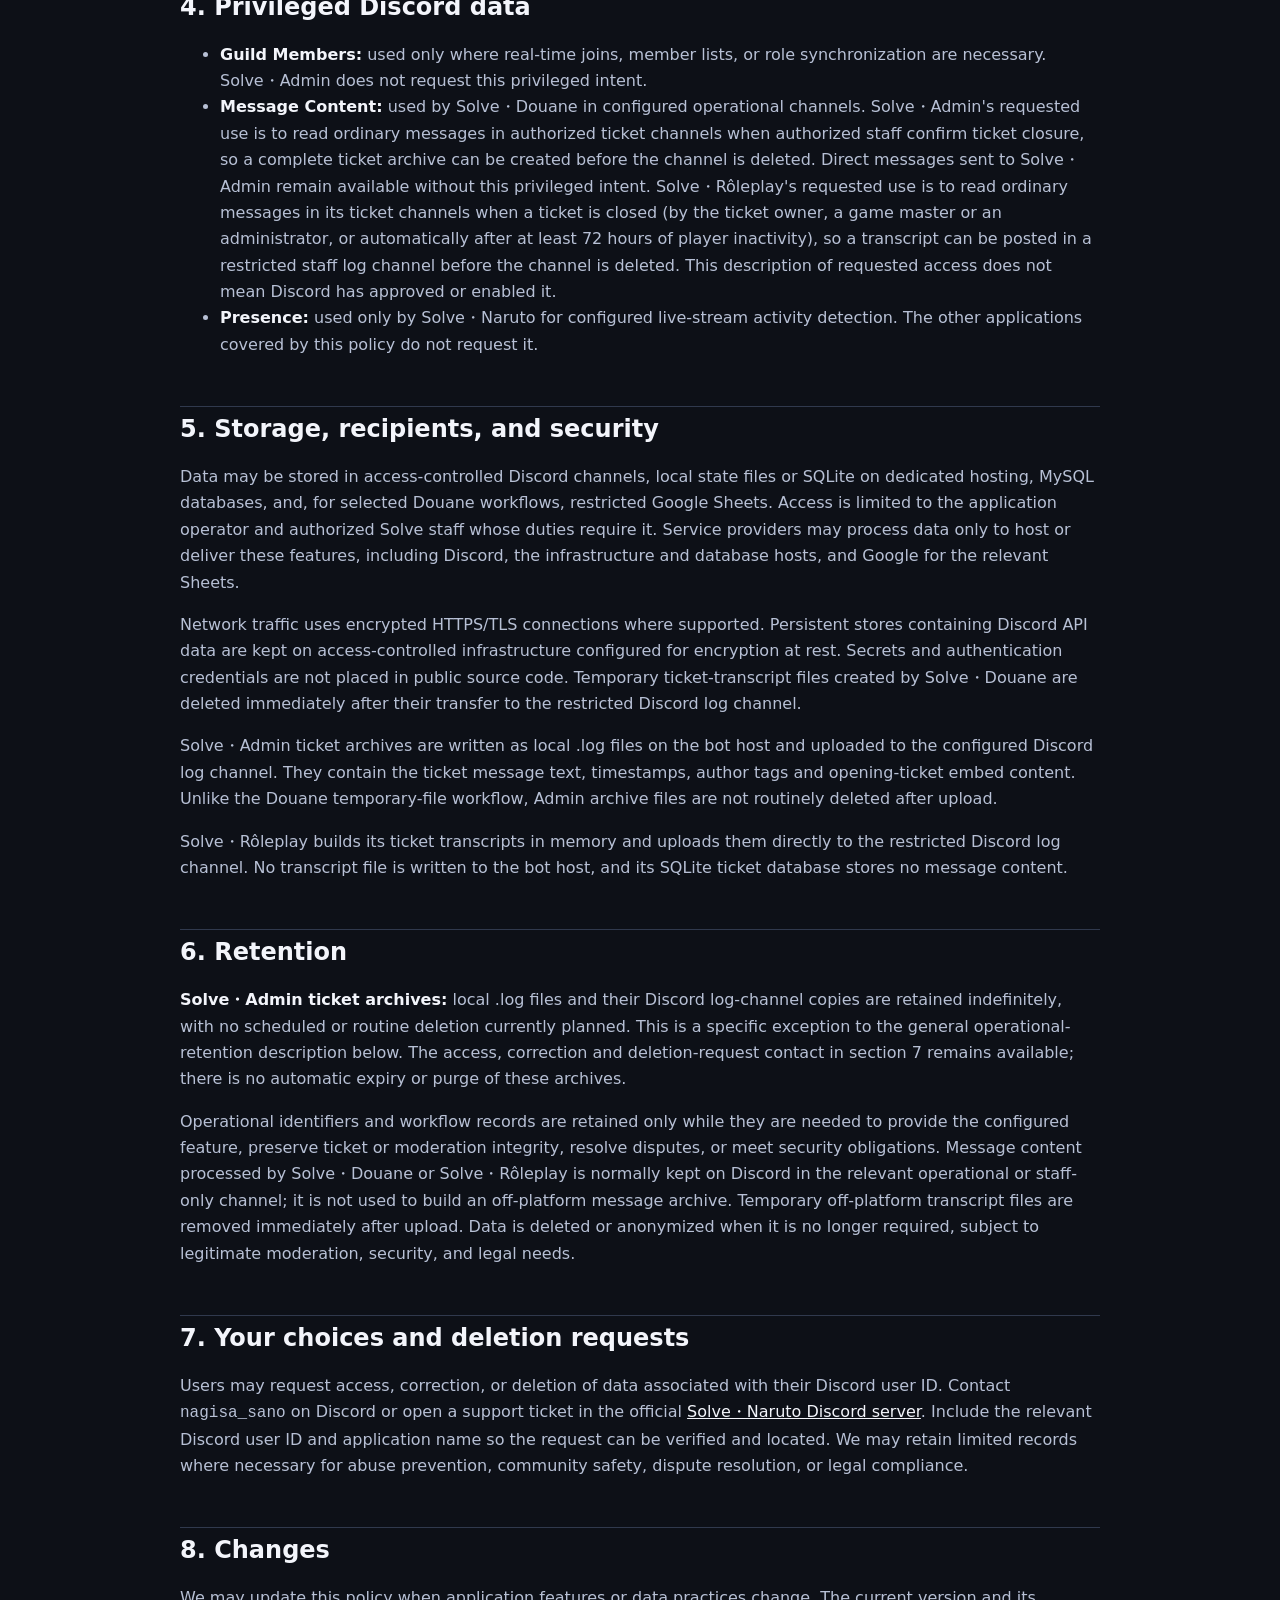
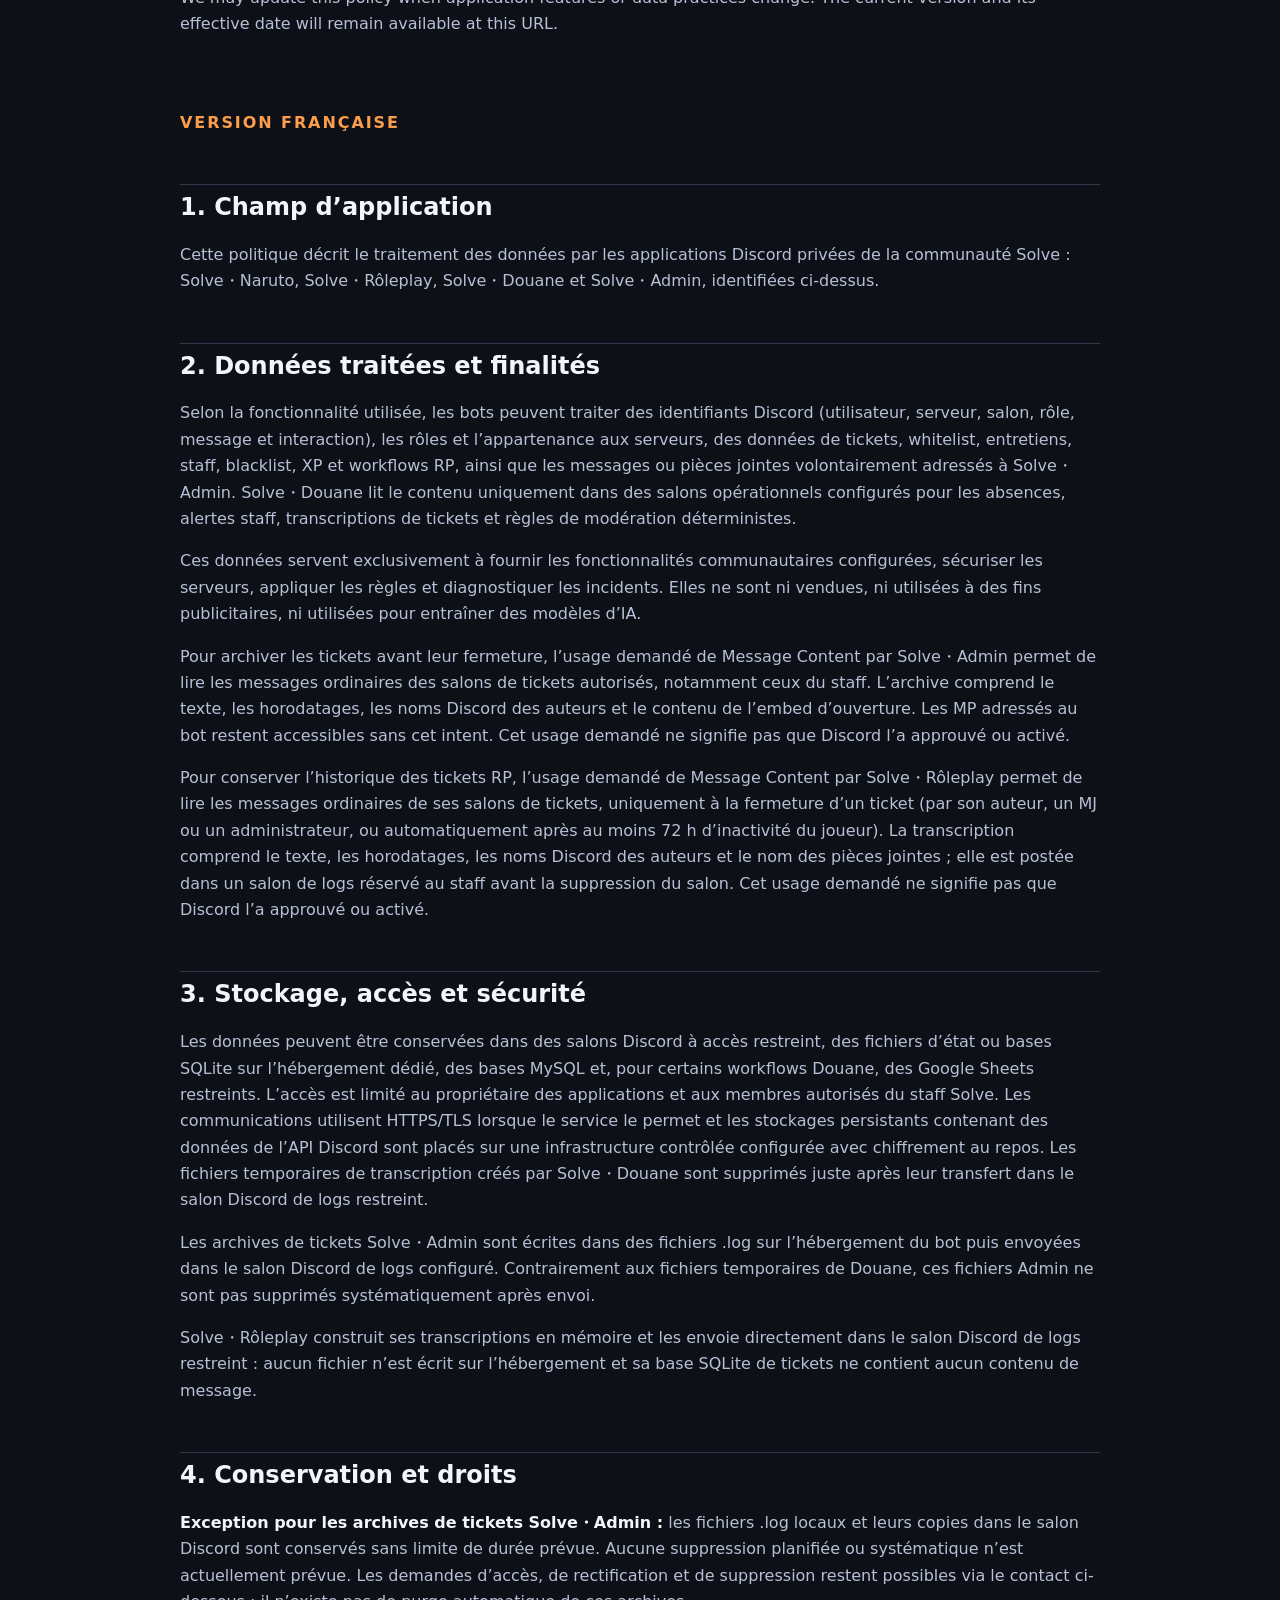
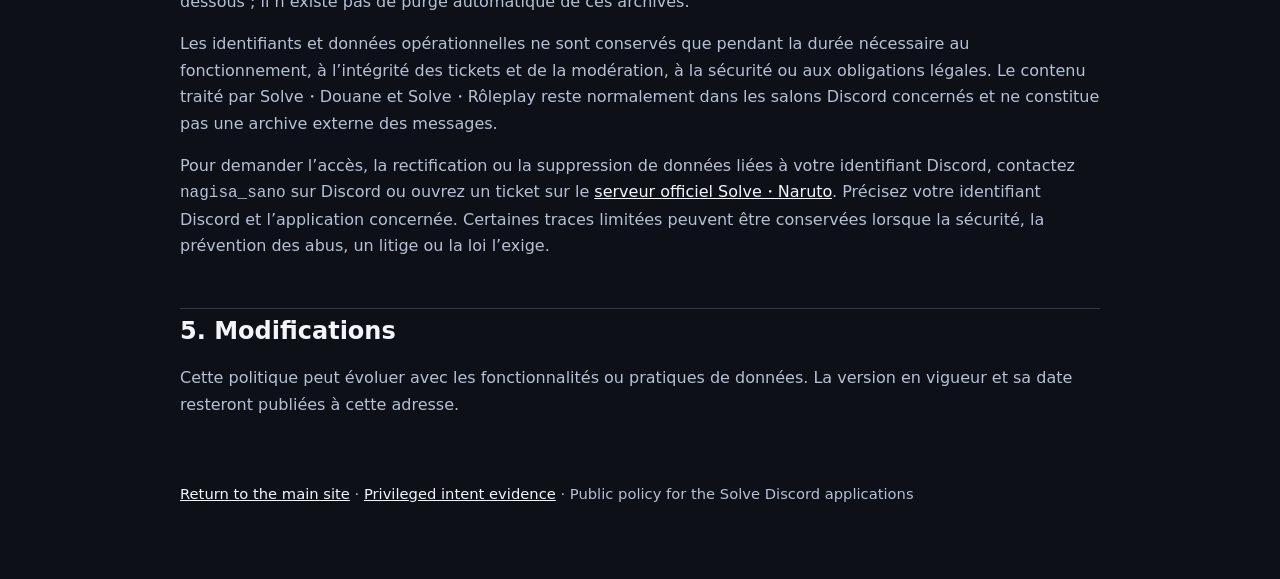
<file: solve-discord-bots-privacy.html>
<!doctype html>
<html lang="en">
<head>
  <meta charset="utf-8">
  <meta name="viewport" content="width=device-width, initial-scale=1">
  <meta name="description" content="Privacy policy for the Solve Discord applications.">
  <title>Solve Discord Applications — Privacy Policy</title>
  <style>
    :root {
      color-scheme: dark;
      --bg: #0d1017;
      --panel: #171c27;
      --text: #f3f5fb;
      --muted: #b7c0d5;
      --line: #30394d;
      --accent: #ff9e4a;
      --accent-soft: #302318;
    }

    * { box-sizing: border-box; }

    body {
      margin: 0;
      background:
        radial-gradient(circle at top right, rgba(255, 158, 74, .16), transparent 34rem),
        var(--bg);
      color: var(--text);
      font: 16px/1.65 system-ui, -apple-system, BlinkMacSystemFont, "Segoe UI", sans-serif;
    }

    main {
      width: min(920px, calc(100% - 32px));
      margin: 0 auto;
      padding: 64px 0 80px;
    }

    h1, h2, h3 { line-height: 1.2; }
    h1 { margin: 0 0 12px; font-size: clamp(2.1rem, 7vw, 4.4rem); }
    h2 { margin-top: 48px; padding-top: 8px; border-top: 1px solid var(--line); }
    h3 { margin-top: 28px; }
    p, li { color: var(--muted); }
    strong, a { color: var(--text); }
    a:hover { color: var(--accent); }

    .eyebrow {
      margin: 0 0 10px;
      color: var(--accent);
      font-weight: 750;
      letter-spacing: .12em;
      text-transform: uppercase;
    }

    .meta, .notice {
      border: 1px solid var(--line);
      border-radius: 16px;
      background: rgba(23, 28, 39, .9);
      padding: 18px 20px;
    }

    .notice { margin: 28px 0; border-color: #684222; background: var(--accent-soft); }
    .app-list code { color: var(--accent); }
    nav { display: flex; flex-wrap: wrap; gap: 10px 18px; margin: 28px 0; }
    nav a { color: var(--accent); }
    section[lang="fr"] { margin-top: 72px; }
    footer { margin-top: 64px; color: var(--muted); font-size: .92rem; }
  </style>
</head>
<body>
  <main>
    <p class="eyebrow">Solve Community · Discord applications</p>
    <h1>Privacy Policy</h1>
    <div class="meta">
      <strong>Effective and last updated:</strong> October 28, 2026<br>
      <strong>Operator:</strong> the Solve community application owner, Discord username
      <code>nagisa_sano</code>
    </div>

    <nav aria-label="Languages">
      <a href="#english">English</a>
      <a href="#francais">Français</a>
    </nav>

    <section id="english" lang="en">
      <h2>1. Scope</h2>
      <p>
        This policy explains how the following private, community-operated Discord applications
        process data when providing moderation, support, roleplay, whitelist, ticket, and
        server-administration features for the Solve community:
      </p>
      <ul class="app-list">
        <li>Solve・Naruto — application <code>1368647398548701356</code></li>
        <li>Solve・Rôleplay — application <code>1392136292107681792</code></li>
        <li>Solve・Douane — application <code>1373374958012465152</code></li>
        <li>Solve・Admin — application <code>1378096450613018716</code></li>
      </ul>

      <h2>2. Data we process</h2>
      <p>Depending on the application and the feature used, we may process:</p>
      <ul>
        <li>Discord user, guild, channel, role, message, and interaction identifiers;</li>
        <li>guild membership and role information required for access control and role synchronization;</li>
        <li>ticket, whitelist, interview, staff, blacklist, XP, and roleplay workflow records;</li>
        <li>messages and attachments that a user voluntarily sends directly to Solve・Admin;</li>
        <li>for Solve・Admin ticket archives, ordinary messages in authorized ticket channels, including staff messages, message timestamps, author tags, and opening-ticket embed content;</li>
        <li>for Solve・Rôleplay ticket transcripts, ordinary messages in its ticket channels (message text, timestamps, author display names, and attachment filenames), read only when a ticket is closed;</li>
        <li>
          message content in specifically configured operational channels used by Solve・Douane
          for absence forwarding, staff alerts, ticket transcripts, and deterministic moderation;
        </li>
        <li>technical logs needed to diagnose failures and protect the applications.</li>
      </ul>
      <p>
        The applications do not request account passwords, payment-card data, or private messages
        unrelated to an interaction with the applications.
      </p>

      <h2>3. Why we use the data</h2>
      <p>We process the minimum data needed to:</p>
      <ul>
        <li>synchronize authorized roles between controlled Solve servers;</li>
        <li>detect member joins and role changes required by configured workflows;</li>
        <li>create, route, manage, archive, and audit support or roleplay tickets;</li>
        <li>operate whitelist, interview, absence, blacklist, and staff-management workflows;</li>
        <li>answer users, enforce community rules, prevent abuse, and investigate operational incidents;</li>
        <li>maintain application reliability and security.</li>
      </ul>
      <p>
        We do not sell personal data, use it for advertising, or use message content to train
        machine-learning or artificial-intelligence models.
      </p>

      <h2>4. Privileged Discord data</h2>
      <ul>
        <li>
          <strong>Guild Members:</strong> used only where real-time joins, member lists, or role
          synchronization are necessary. Solve・Admin does not request this privileged intent.
        </li>
        <li>
          <strong>Message Content:</strong> used by Solve・Douane in configured operational
          channels. Solve・Admin's requested use is to read ordinary messages in authorized ticket
          channels when authorized staff confirm ticket closure, so a complete ticket archive can
          be created before the channel is deleted. Direct messages sent to Solve・Admin remain
          available without this privileged intent. Solve・Rôleplay's requested use is to read
          ordinary messages in its ticket channels when a ticket is closed (by the ticket owner, a
          game master or an administrator, or automatically after at least 72 hours of player
          inactivity), so a transcript can be
          posted in a restricted staff log channel before the channel is deleted. This description
          of requested access does not mean Discord has approved or enabled it.
        </li>
        <li>
          <strong>Presence:</strong> used only by Solve・Naruto for configured live-stream activity
          detection. The other applications covered by this policy do not request it.
        </li>
      </ul>

      <h2>5. Storage, recipients, and security</h2>
      <p>
        Data may be stored in access-controlled Discord channels, local state files or SQLite on
        dedicated hosting, MySQL databases, and, for selected Douane workflows, restricted Google
        Sheets. Access is limited to the application operator and authorized Solve staff whose
        duties require it. Service providers may process data only to host or deliver these features,
        including Discord, the infrastructure and database hosts, and Google for the relevant Sheets.
      </p>
      <p>
        Network traffic uses encrypted HTTPS/TLS connections where supported. Persistent stores
        containing Discord API data are kept on access-controlled infrastructure configured for
        encryption at rest. Secrets and authentication credentials are not placed in public source
        code. Temporary ticket-transcript files created by Solve・Douane are deleted immediately
        after their transfer to the restricted Discord log channel.
      </p>

      <p>
        Solve・Admin ticket archives are written as local .log files on the bot host and uploaded
        to the configured Discord log channel. They contain the ticket message text, timestamps,
        author tags and opening-ticket embed content. Unlike the Douane temporary-file workflow,
        Admin archive files are not routinely deleted after upload.
      </p>

      <p>
        Solve・Rôleplay builds its ticket transcripts in memory and uploads them directly to the
        restricted Discord log channel. No transcript file is written to the bot host, and its
        SQLite ticket database stores no message content.
      </p>

      <h2>6. Retention</h2>
      <p>
        <strong>Solve・Admin ticket archives:</strong> local .log files and their Discord log-channel
        copies are retained indefinitely, with no scheduled or routine deletion currently planned.
        This is a specific exception to the general operational-retention description below.
        The access, correction and deletion-request contact in section 7 remains available;
        there is no automatic expiry or purge of these archives.
      </p>
      <p>
        Operational identifiers and workflow records are retained only while they are needed to
        provide the configured feature, preserve ticket or moderation integrity, resolve disputes,
        or meet security obligations. Message content processed by Solve・Douane or Solve・Rôleplay is normally kept on
        Discord in the relevant operational or staff-only channel; it is not used to build an
        off-platform message archive. Temporary off-platform transcript files are removed immediately
        after upload. Data is deleted or anonymized when it is no longer required, subject to
        legitimate moderation, security, and legal needs.
      </p>

      <h2>7. Your choices and deletion requests</h2>
      <p>
        Users may request access, correction, or deletion of data associated with their Discord user
        ID. Contact <code>nagisa_sano</code> on Discord or open a support ticket in the official
        <a href="https://discord.gg/solve-naruto">Solve・Naruto Discord server</a>. Include the relevant
        Discord user ID and application name so the request can be verified and located. We may retain
        limited records where necessary for abuse prevention, community safety, dispute resolution,
        or legal compliance.
      </p>

      <h2>8. Changes</h2>
      <p>
        We may update this policy when application features or data practices change. The current
        version and its effective date will remain available at this URL.
      </p>
    </section>

    <section id="francais" lang="fr">
      <p class="eyebrow">Version française</p>
      <h2>1. Champ d’application</h2>
      <p>
        Cette politique décrit le traitement des données par les applications Discord privées de la
        communauté Solve : Solve・Naruto, Solve・Rôleplay, Solve・Douane et Solve・Admin, identifiées
        ci-dessus.
      </p>

      <h2>2. Données traitées et finalités</h2>
      <p>
        Selon la fonctionnalité utilisée, les bots peuvent traiter des identifiants Discord
        (utilisateur, serveur, salon, rôle, message et interaction), les rôles et l’appartenance aux
        serveurs, des données de tickets, whitelist, entretiens, staff, blacklist, XP et workflows RP,
        ainsi que les messages ou pièces jointes volontairement adressés à Solve・Admin. Solve・Douane
        lit le contenu uniquement dans des salons opérationnels configurés pour les absences, alertes
        staff, transcriptions de tickets et règles de modération déterministes.
      </p>
      <p>
        Ces données servent exclusivement à fournir les fonctionnalités communautaires configurées,
        sécuriser les serveurs, appliquer les règles et diagnostiquer les incidents. Elles ne sont ni
        vendues, ni utilisées à des fins publicitaires, ni utilisées pour entraîner des modèles d’IA.
      </p>

      <p>
        Pour archiver les tickets avant leur fermeture, l’usage demandé de Message Content par
        Solve・Admin permet de lire les messages ordinaires des salons de tickets autorisés,
        notamment ceux du staff. L’archive comprend le texte, les horodatages, les noms Discord
        des auteurs et le contenu de l’embed d’ouverture. Les MP adressés au bot restent accessibles
        sans cet intent. Cet usage demandé ne signifie pas que Discord l’a approuvé ou activé.
      </p>

      <p>
        Pour conserver l’historique des tickets RP, l’usage demandé de Message Content par
        Solve・Rôleplay permet de lire les messages ordinaires de ses salons de tickets, uniquement à
        la fermeture d’un ticket (par son auteur, un MJ ou un administrateur, ou automatiquement après
        au moins 72 h d’inactivité du joueur). La transcription comprend le texte, les horodatages, les noms Discord des auteurs
        et le nom des pièces jointes ; elle est postée dans un salon de logs réservé au staff avant la
        suppression du salon. Cet usage demandé ne signifie pas que Discord l’a approuvé ou activé.
      </p>

      <h2>3. Stockage, accès et sécurité</h2>
      <p>
        Les données peuvent être conservées dans des salons Discord à accès restreint, des fichiers
        d’état ou bases SQLite sur l’hébergement dédié, des bases MySQL et, pour certains workflows
        Douane, des Google Sheets restreints. L’accès est limité au propriétaire des applications et
        aux membres autorisés du staff Solve. Les communications utilisent HTTPS/TLS lorsque le service
        le permet et les stockages persistants contenant des données de l’API Discord sont placés sur
        une infrastructure contrôlée configurée avec chiffrement au repos. Les fichiers temporaires de
        transcription créés par Solve・Douane sont supprimés juste après leur transfert dans le salon
        Discord de logs restreint.
      </p>

      <p>
        Les archives de tickets Solve・Admin sont écrites dans des fichiers .log sur l’hébergement
        du bot puis envoyées dans le salon Discord de logs configuré. Contrairement aux fichiers
        temporaires de Douane, ces fichiers Admin ne sont pas supprimés systématiquement après envoi.
      </p>

      <p>
        Solve・Rôleplay construit ses transcriptions en mémoire et les envoie directement dans le salon
        Discord de logs restreint : aucun fichier n’est écrit sur l’hébergement et sa base SQLite de
        tickets ne contient aucun contenu de message.
      </p>

      <h2>4. Conservation et droits</h2>
      <p>
        <strong>Exception pour les archives de tickets Solve・Admin :</strong> les fichiers .log
        locaux et leurs copies dans le salon Discord sont conservés sans limite de durée prévue.
        Aucune suppression planifiée ou systématique n’est actuellement prévue. Les demandes
        d’accès, de rectification et de suppression restent possibles via le contact ci-dessous ;
        il n’existe pas de purge automatique de ces archives.
      </p>
      <p>
        Les identifiants et données opérationnelles ne sont conservés que pendant la durée nécessaire
        au fonctionnement, à l’intégrité des tickets et de la modération, à la sécurité ou aux
        obligations légales. Le contenu traité par Solve・Douane et Solve・Rôleplay reste normalement dans les salons
        Discord concernés et ne constitue pas une archive externe des messages.
      </p>
      <p>
        Pour demander l’accès, la rectification ou la suppression de données liées à votre identifiant
        Discord, contactez <code>nagisa_sano</code> sur Discord ou ouvrez un ticket sur le
        <a href="https://discord.gg/solve-naruto">serveur officiel Solve・Naruto</a>. Précisez votre
        identifiant Discord et l’application concernée. Certaines traces limitées peuvent être
        conservées lorsque la sécurité, la prévention des abus, un litige ou la loi l’exige.
      </p>

      <h2>5. Modifications</h2>
      <p>
        Cette politique peut évoluer avec les fonctionnalités ou pratiques de données. La version en
        vigueur et sa date resteront publiées à cette adresse.
      </p>
    </section>

    <footer>
      <a href="./">Return to the main site</a> ·
      <a href="./solve-discord-bots-intent-evidence.html">Privileged intent evidence</a> ·
      Public policy for the Solve Discord applications
    </footer>
  </main>
</body>
</html>
</file>
<file: styles.css>
:root {
  --paper: #f6f0e5;
  --ink: #16110d;
  --muted: #61564e;
  --muted-strong: #302721;
  --panel: rgba(255, 249, 241, 0.72);
  --panel-strong: rgba(255, 251, 246, 0.82);
  --line: rgba(22, 17, 13, 0.14);
  --accent: #d45a2c;
  --accent-deep: #8f2f15;
  --accent-soft: #efc67d;
  --mint: #a6d7bf;
  --mint-deep: #295443;
  --shadow: 0 26px 80px rgba(57, 37, 18, 0.14);
  --radius-xl: 32px;
  --radius-lg: 24px;
  --radius-md: 18px;
}

* {
  box-sizing: border-box;
}

html {
  scroll-behavior: smooth;
}

body {
  margin: 0;
  min-height: 100vh;
  color: var(--ink);
  background: linear-gradient(135deg, #f0dfbe 0%, #f5efe2 46%, #e6d8c2 100%);
  font-family: "Space Grotesk", sans-serif;
  overflow-x: hidden;
}

body::selection {
  background: rgba(212, 90, 44, 0.18);
}

a {
  color: inherit;
  text-decoration: none;
}

button,
input,
textarea {
  font: inherit;
}

.backdrop {
  position: fixed;
  inset: 0;
  pointer-events: none;
  overflow: hidden;
}

.blob {
  position: absolute;
  border-radius: 999px;
  filter: blur(12px);
  opacity: 0.8;
  animation: drift 18s ease-in-out infinite;
}

.blob-a {
  top: -8rem;
  left: -4rem;
  width: 22rem;
  height: 22rem;
  background: radial-gradient(circle, rgba(239, 198, 125, 0.95), rgba(239, 198, 125, 0.08) 70%);
}

.blob-b {
  right: 6%;
  top: 12%;
  width: 18rem;
  height: 18rem;
  background: radial-gradient(circle, rgba(166, 215, 191, 0.6), rgba(166, 215, 191, 0.06) 72%);
  animation-delay: -6s;
}

.blob-c {
  right: -6rem;
  bottom: -5rem;
  width: 24rem;
  height: 24rem;
  background: radial-gradient(circle, rgba(212, 90, 44, 0.24), rgba(212, 90, 44, 0.05) 72%);
  animation-delay: -12s;
}

.grid-glow {
  position: absolute;
  inset: 0;
  opacity: 0.4;
  background-image:
    linear-gradient(rgba(255, 255, 255, 0.2) 1px, transparent 1px),
    linear-gradient(90deg, rgba(255, 255, 255, 0.2) 1px, transparent 1px);
  background-size: 36px 36px;
  mask-image: radial-gradient(circle at center, black, transparent 72%);
}

.shell {
  position: relative;
  width: min(1120px, calc(100% - 32px));
  margin: 0 auto;
  padding: 52px 0 72px;
}

.hero,
.spotlight-grid,
.workspace,
.lower-grid,
.guestbook-grid {
  display: grid;
  gap: 22px;
}

.hero {
  grid-template-columns: minmax(0, 1.25fr) minmax(320px, 0.95fr);
  align-items: end;
}

.spotlight-grid {
  margin-top: 22px;
  grid-template-columns: minmax(0, 1.35fr) minmax(300px, 0.85fr);
}

.workspace {
  margin-top: 22px;
  grid-template-columns: minmax(0, 1.45fr) minmax(320px, 0.85fr);
  align-items: start;
}

.lower-grid {
  margin-top: 22px;
  grid-template-columns: repeat(2, minmax(0, 1fr));
}

.guestbook-grid {
  grid-template-columns: minmax(320px, 0.9fr) minmax(0, 1.1fr);
  margin-top: 20px;
}

.hero-copy {
  padding: 18px 0 8px;
}

.eyebrow,
.label,
.meta-key {
  letter-spacing: 0.08em;
  text-transform: uppercase;
}

.eyebrow {
  display: inline-flex;
  align-items: center;
  gap: 10px;
  margin: 0 0 14px;
  color: var(--muted);
  font-size: 0.82rem;
}

.eyebrow::before {
  content: "";
  width: 10px;
  height: 10px;
  border-radius: 999px;
  background: var(--accent);
  box-shadow: 0 0 0 6px rgba(212, 90, 44, 0.12);
}

h1,
h2,
h3,
h4 {
  position: relative;
  margin: 0;
  line-height: 1;
}

h1 {
  max-width: 10ch;
  font-family: "Instrument Serif", serif;
  font-size: clamp(3.4rem, 8vw, 7rem);
}

h2 {
  font-size: clamp(2.2rem, 5vw, 4.1rem);
}

h3 {
  font-size: clamp(1.5rem, 4vw, 2.2rem);
}

.lede,
.panel-copy,
.artifact-copy,
.guestbook-copy,
.helper-copy,
.idea-card p,
.history-item span {
  line-height: 1.7;
}

.lede {
  max-width: 38rem;
  margin: 22px 0 0;
  color: var(--muted);
  font-size: clamp(1rem, 2vw, 1.18rem);
}

.panel {
  position: relative;
  border: 1px solid var(--line);
  border-radius: var(--radius-xl);
  background: var(--panel);
  box-shadow: var(--shadow);
  backdrop-filter: blur(14px);
}

.panel::before {
  content: "";
  position: absolute;
  inset: 12px;
  border: 1px dashed rgba(22, 17, 13, 0.12);
  border-radius: calc(var(--radius-xl) - 10px);
  pointer-events: none;
}

.hero-panel,
.daily-panel,
.systems-panel,
.stage,
.shelf,
.manifesto,
.ideas,
.guestbook-panel {
  padding: 26px;
}

.label {
  position: relative;
  margin: 0 0 12px;
  color: var(--muted);
  font-size: 0.76rem;
}

.panel-copy,
.guestbook-copy,
.helper-copy {
  position: relative;
  margin: 16px 0 0;
  color: var(--muted);
}

.guestbook-copy {
  max-width: 30rem;
}

.stat-grid {
  position: relative;
  display: grid;
  grid-template-columns: repeat(3, minmax(0, 1fr));
  gap: 14px;
}

.stat,
.meta-item,
.history-item,
.history-empty,
.principles li,
.idea-card,
.guestbook-entry,
.field input,
.field textarea {
  border-radius: var(--radius-md);
  border: 1px solid rgba(22, 17, 13, 0.08);
  background: var(--panel-strong);
}

.stat,
.meta-item,
.history-item,
.history-empty,
.principles li,
.idea-card,
.guestbook-entry {
  padding: 16px;
}

.stat-value,
.stat-label,
.meta-key,
.meta-value,
.history-item strong,
.history-item span,
.history-item time,
.guestbook-entry strong,
.guestbook-entry span,
.guestbook-entry time,
.idea-title {
  display: block;
}

.stat-value {
  font-size: clamp(1.4rem, 3vw, 2rem);
  font-weight: 700;
}

.stat-label,
.history-item time,
.history-empty,
.guestbook-entry time {
  margin-top: 6px;
  color: var(--muted);
  font-size: 0.84rem;
}

.section-head,
.stage-head,
.shelf-head,
.wall-head {
  position: relative;
  display: flex;
  justify-content: space-between;
  gap: 16px;
  align-items: flex-start;
}

.daily-actions,
.stage-actions,
.link-row {
  position: relative;
  display: flex;
  flex-wrap: wrap;
  gap: 10px;
  align-items: center;
  justify-content: flex-end;
}

.tag-row {
  display: flex;
  flex-wrap: wrap;
  gap: 10px;
}

.tag {
  display: inline-flex;
  align-items: center;
  min-height: 32px;
  padding: 6px 12px;
  border-radius: 999px;
  background: rgba(212, 90, 44, 0.12);
  color: var(--accent-deep);
  font-size: 0.82rem;
  font-weight: 700;
}

.tag-soft {
  background: rgba(166, 215, 191, 0.24);
  color: var(--mint-deep);
}

button,
.button-link {
  position: relative;
  display: inline-flex;
  align-items: center;
  justify-content: center;
  min-height: 48px;
  border: 0;
  border-radius: 999px;
  padding: 14px 18px;
  font-weight: 700;
  cursor: pointer;
  transition: transform 180ms ease, box-shadow 180ms ease, background-color 180ms ease, border-color 180ms ease;
}

button:hover,
.button-link:hover {
  transform: translateY(-2px);
}

button:active,
.button-link:active {
  transform: translateY(0);
}

button:focus-visible,
.button-link:focus-visible,
.guestbook-entry a:focus-visible,
.field input:focus-visible,
.field textarea:focus-visible {
  outline: 3px solid rgba(143, 47, 21, 0.38);
  outline-offset: 3px;
}

#generate-button,
#guestbook-submit,
.button-link {
  background: linear-gradient(135deg, var(--accent) 0%, var(--accent-deep) 100%);
  color: #fff7f0;
  box-shadow: 0 14px 28px rgba(170, 63, 37, 0.26);
}

.button-secondary,
.button-ghost,
.button-link-soft {
  color: var(--muted-strong);
  background: rgba(255, 252, 248, 0.82);
  border: 1px solid rgba(22, 17, 13, 0.1);
  box-shadow: none;
}

.button-link-soft {
  min-height: 48px;
}

.artifact-copy {
  position: relative;
  max-width: 42rem;
  margin: 16px 0 0;
  color: var(--muted-strong);
  font-size: 1.03rem;
}

.artifact-grid {
  position: relative;
  display: grid;
  grid-template-columns: minmax(0, 1fr) minmax(220px, 260px);
  gap: 18px;
  margin-top: 24px;
}

.artifact-grid-daily {
  margin-top: 20px;
}

.artifact-meta {
  display: grid;
  grid-template-columns: repeat(2, minmax(0, 1fr));
  gap: 12px;
}

.meta-key {
  color: var(--muted);
  font-size: 0.8rem;
}

.meta-value {
  margin-top: 10px;
  font-weight: 700;
  line-height: 1.45;
}

.sigil {
  display: grid;
  place-items: center;
  min-height: 100%;
  margin: 0;
  padding: 18px;
  border-radius: var(--radius-lg);
  border: 1px solid rgba(22, 17, 13, 0.08);
  background:
    radial-gradient(circle at top right, rgba(166, 215, 191, 0.28), transparent 48%),
    linear-gradient(180deg, rgba(255, 252, 248, 0.92), rgba(247, 239, 228, 0.7));
  color: var(--muted-strong);
  font-size: clamp(1rem, 2vw, 1.2rem);
  line-height: 1.1;
  letter-spacing: 0.08em;
  white-space: pre;
}

.history-list,
.principles,
.idea-list,
.guestbook-list {
  position: relative;
  display: grid;
  gap: 12px;
  margin: 18px 0 0;
  padding: 0;
  list-style: none;
}

.idea-card {
  background: linear-gradient(135deg, rgba(255, 252, 248, 0.94), rgba(239, 198, 125, 0.22));
}

.idea-card p,
.history-item span,
.guestbook-entry span {
  margin: 8px 0 0;
  color: var(--muted);
}

.principles li {
  line-height: 1.7;
}

.guestbook-panel {
  margin-top: 22px;
}

.guestbook-form,
.guestbook-wall {
  position: relative;
}

.guestbook-form {
  display: grid;
  gap: 14px;
}

.field {
  display: grid;
  gap: 8px;
}

.field span {
  color: var(--muted-strong);
  font-weight: 700;
}

.field input,
.field textarea {
  width: 100%;
  padding: 14px 16px;
  color: var(--ink);
  resize: vertical;
}

.field input:focus,
.field textarea:focus {
  outline: 2px solid rgba(212, 90, 44, 0.22);
  outline-offset: 2px;
}

.wall-head {
  align-items: center;
}

.guestbook-entry a {
  margin-top: 12px;
  color: var(--accent-deep);
  font-weight: 700;
}

.guestbook-entry strong {
  font-size: 1rem;
}

.guestbook-entry time {
  margin-top: 12px;
}

.sr-only {
  position: absolute;
  width: 1px;
  height: 1px;
  padding: 0;
  margin: -1px;
  overflow: hidden;
  clip: rect(0, 0, 0, 0);
  white-space: nowrap;
  border: 0;
}

@keyframes drift {
  0%,
  100% {
    transform: translate3d(0, 0, 0) scale(1);
  }

  50% {
    transform: translate3d(0, 18px, 0) scale(1.04);
  }
}

@media (max-width: 980px) {
  .hero,
  .spotlight-grid,
  .workspace,
  .lower-grid,
  .guestbook-grid {
    grid-template-columns: 1fr;
  }

  .artifact-grid {
    grid-template-columns: 1fr;
  }
}

@media (prefers-reduced-motion: reduce) {
  html {
    scroll-behavior: auto;
  }

  *,
  *::before,
  *::after {
    animation-duration: 0.01ms !important;
    animation-iteration-count: 1 !important;
    transition-duration: 0.01ms !important;
    scroll-behavior: auto !important;
  }

  button:hover,
  .button-link:hover {
    transform: none;
  }
}

@media (max-width: 720px) {
  .shell {
    width: min(100% - 20px, 1120px);
    padding-top: 28px;
  }

  .hero-panel,
  .daily-panel,
  .systems-panel,
  .stage,
  .shelf,
  .manifesto,
  .ideas,
  .guestbook-panel {
    padding: 20px;
  }

  .section-head,
  .stage-head,
  .shelf-head,
  .wall-head {
    flex-direction: column;
  }

  .stage-actions,
  .daily-actions,
  .link-row {
    width: 100%;
    justify-content: stretch;
  }

  .stage-actions button,
  .daily-actions button,
  .link-row a,
  .wall-head button,
  #guestbook-submit {
    width: 100%;
  }

  .stat-grid,
  .artifact-meta {
    grid-template-columns: 1fr;
  }
}
.legal-footer {
  width: min(1180px, calc(100% - 32px));
  margin: 0 auto 48px;
  text-align: center;
}

.legal-footer a {
  color: inherit;
}
</file>
